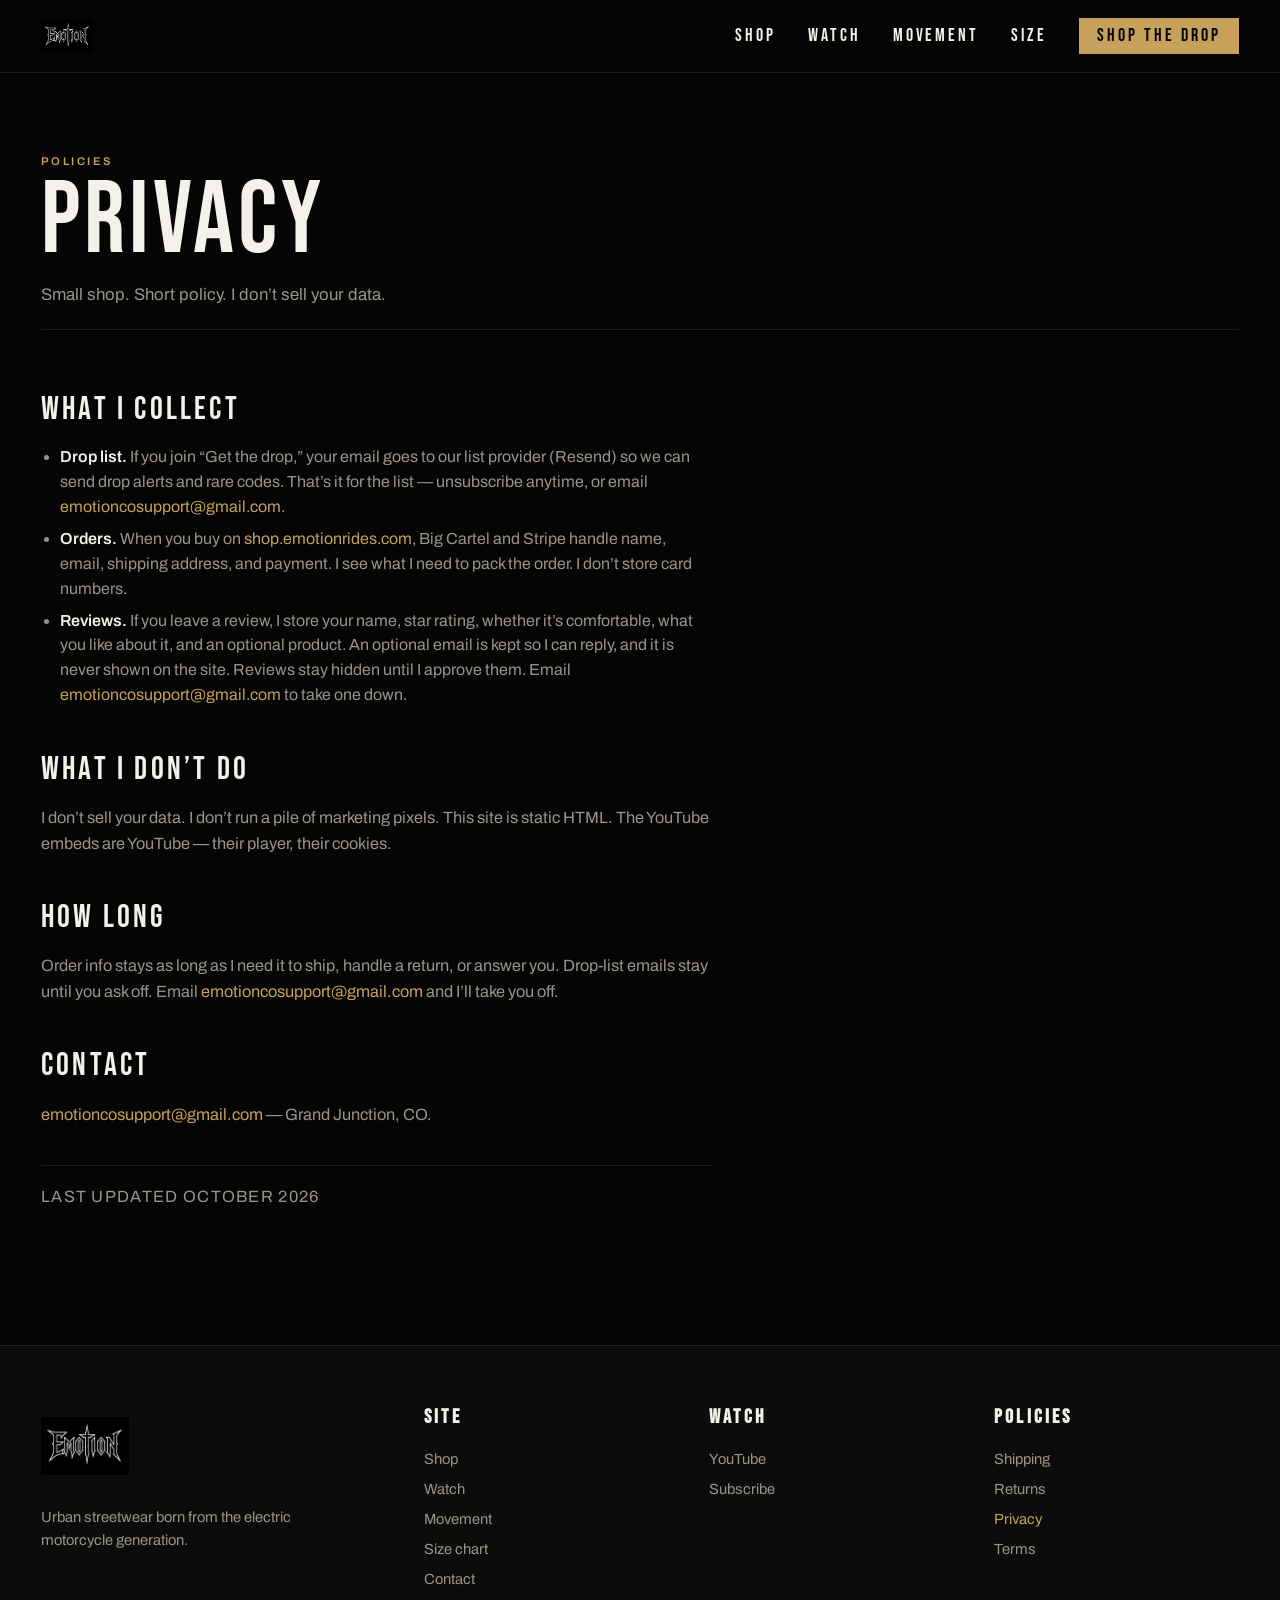
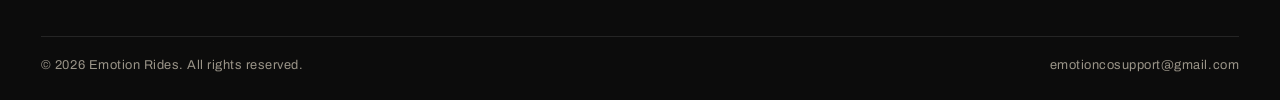
<file: privacy.html>
<!DOCTYPE html>
<html lang="en">
<head>
  <meta charset="UTF-8">
  <meta name="viewport" content="width=device-width, initial-scale=1.0, viewport-fit=cover">
  <title>Privacy — Emotion Rides</title>
  <meta name="description" content="Emotion Rides collects email if you join the drop list, and order info through Big Cartel and Stripe. We don’t sell your data.">
  <meta name="theme-color" content="#0a0a0a">
  <meta property="og:title" content="Privacy — Emotion Rides">
  <meta property="og:description" content="Emotion Rides collects email if you join the drop list, and order info through Big Cartel and Stripe. We don’t sell your data.">
  <meta property="og:type" content="website">
  <meta property="og:image" content="logo-emotion.png">
  <link rel="icon" href="logo-emotion.png" type="image/png">
  <link rel="apple-touch-icon" href="logo-emotion.png">
  <link rel="preconnect" href="https://fonts.googleapis.com">
  <link rel="preconnect" href="https://fonts.gstatic.com" crossorigin>
  <link href="https://fonts.googleapis.com/css2?family=Archivo:wght@400;500;600;700&family=Bebas+Neue&display=swap" rel="stylesheet">
  <link rel="stylesheet" href="styles.css">
</head>
<body>
  <a class="skip" href="#main">Skip to content</a>

  <header class="site-header">
    <nav class="nav" aria-label="Primary">
      <a class="nav-logo" href="index.html">
        <img src="logo-emotion.png" width="72" height="72" alt="Emotion Rides">
      </a>

      <button class="nav-toggle" type="button" aria-expanded="false" aria-controls="nav-menu" aria-label="Open menu">
        <span></span><span></span><span></span>
      </button>

      <ul id="nav-menu" class="nav-links">
        <li><a href="https://shop.emotionrides.com/" rel="noopener noreferrer">Shop</a></li>
        <li><a href="index.html#watch">Watch</a></li>
        <li><a href="index.html#movement">Movement</a></li>
        <li><a href="size-chart.html">Size</a></li>
        <li><a class="nav-cta" href="https://shop.emotionrides.com/" rel="noopener noreferrer">Shop the drop</a></li>
      </ul>
    </nav>
  </header>

  <main id="main">
    <header class="page-hero">
      <div class="wrap">
        <p class="section-index">Policies</p>
        <h1>Privacy</h1>
        <p class="page-lead">Small shop. Short policy. I don’t sell your data.</p>
      </div>
    </header>

    <section class="section page-body">
      <div class="wrap">
        <div class="legal">
          <h2>What I collect</h2>
          <ul>
            <li><strong>Drop list.</strong> If you join “Get the drop,” your email goes to our list provider (Resend) so we can send drop alerts and rare codes. That’s it for the list — unsubscribe anytime, or email <a href="mailto:emotioncosupport@gmail.com">emotioncosupport@gmail.com</a>.</li>
            <li><strong>Orders.</strong> When you buy on <a href="https://shop.emotionrides.com/" rel="noopener noreferrer">shop.emotionrides.com</a>, Big Cartel and Stripe handle name, email, shipping address, and payment. I see what I need to pack the order. I don’t store card numbers.</li>
            <li><strong>Reviews.</strong> If you leave a review, I store your name, star rating, whether it’s comfortable, what you like about it, and an optional product. An optional email is kept so I can reply, and it is never shown on the site. Reviews stay hidden until I approve them. Email <a href="mailto:emotioncosupport@gmail.com">emotioncosupport@gmail.com</a> to take one down.</li>
          </ul>

          <h2>What I don’t do</h2>
          <p>I don’t sell your data. I don’t run a pile of marketing pixels. This site is static HTML. The YouTube embeds are YouTube — their player, their cookies.</p>

          <h2>How long</h2>
          <p>Order info stays as long as I need it to ship, handle a return, or answer you. Drop-list emails stay until you ask off. Email <a href="mailto:emotioncosupport@gmail.com">emotioncosupport@gmail.com</a> and I’ll take you off.</p>

          <h2>Contact</h2>
          <p><a href="mailto:emotioncosupport@gmail.com">emotioncosupport@gmail.com</a> — Grand Junction, CO.</p>
          <p class="legal-updated">Last updated October 2026</p>
        </div>
      </div>
    </section>
  </main>

  <footer class="site-footer">
    <div class="footer-grid">
      <div class="footer-brand">
        <img src="logo-emotion.png" width="88" height="88" alt="Emotion Rides">
        <p>Urban streetwear born from the electric motorcycle generation.</p>
      </div>
      <div>
        <h2>Site</h2>
        <a href="https://shop.emotionrides.com/" rel="noopener noreferrer">Shop</a>
        <a href="index.html#watch">Watch</a>
        <a href="index.html#movement">Movement</a>
        <a href="size-chart.html">Size chart</a>
        <a href="mailto:emotioncosupport@gmail.com">Contact</a>
      </div>
      <div>
        <h2>Watch</h2>
        <a href="https://www.youtube.com/@SBackEMoto" rel="noopener noreferrer" target="_blank">YouTube</a>
        <a href="https://www.youtube.com/@SBackEMoto?sub_confirmation=1" rel="noopener noreferrer" target="_blank">Subscribe</a>
      </div>
      <div>
        <h2>Policies</h2>
        <a href="shipping.html">Shipping</a>
        <a href="returns.html">Returns</a>
        <a href="privacy.html" aria-current="page">Privacy</a>
        <a href="terms.html">Terms</a>
      </div>
    </div>
    <div class="footer-base">
      <p>© 2026 Emotion Rides. All rights reserved.</p>
      <p>emotioncosupport@gmail.com</p>
    </div>
  </footer>

  <script>
    (function () {
      var toggle = document.querySelector(".nav-toggle");
      var menu = document.getElementById("nav-menu");
      if (!toggle || !menu) return;

      function setOpen(open) {
        toggle.setAttribute("aria-expanded", open ? "true" : "false");
        toggle.setAttribute("aria-label", open ? "Close menu" : "Open menu");
        menu.classList.toggle("is-open", open);
        document.body.classList.toggle("nav-open", open);
      }

      toggle.addEventListener("click", function () {
        setOpen(toggle.getAttribute("aria-expanded") !== "true");
      });

      menu.querySelectorAll("a").forEach(function (link) {
        link.addEventListener("click", function () { setOpen(false); });
      });

      document.addEventListener("keydown", function (e) {
        if (e.key === "Escape") setOpen(false);
      });
    })();
  </script>
</body>
</html>
</file>
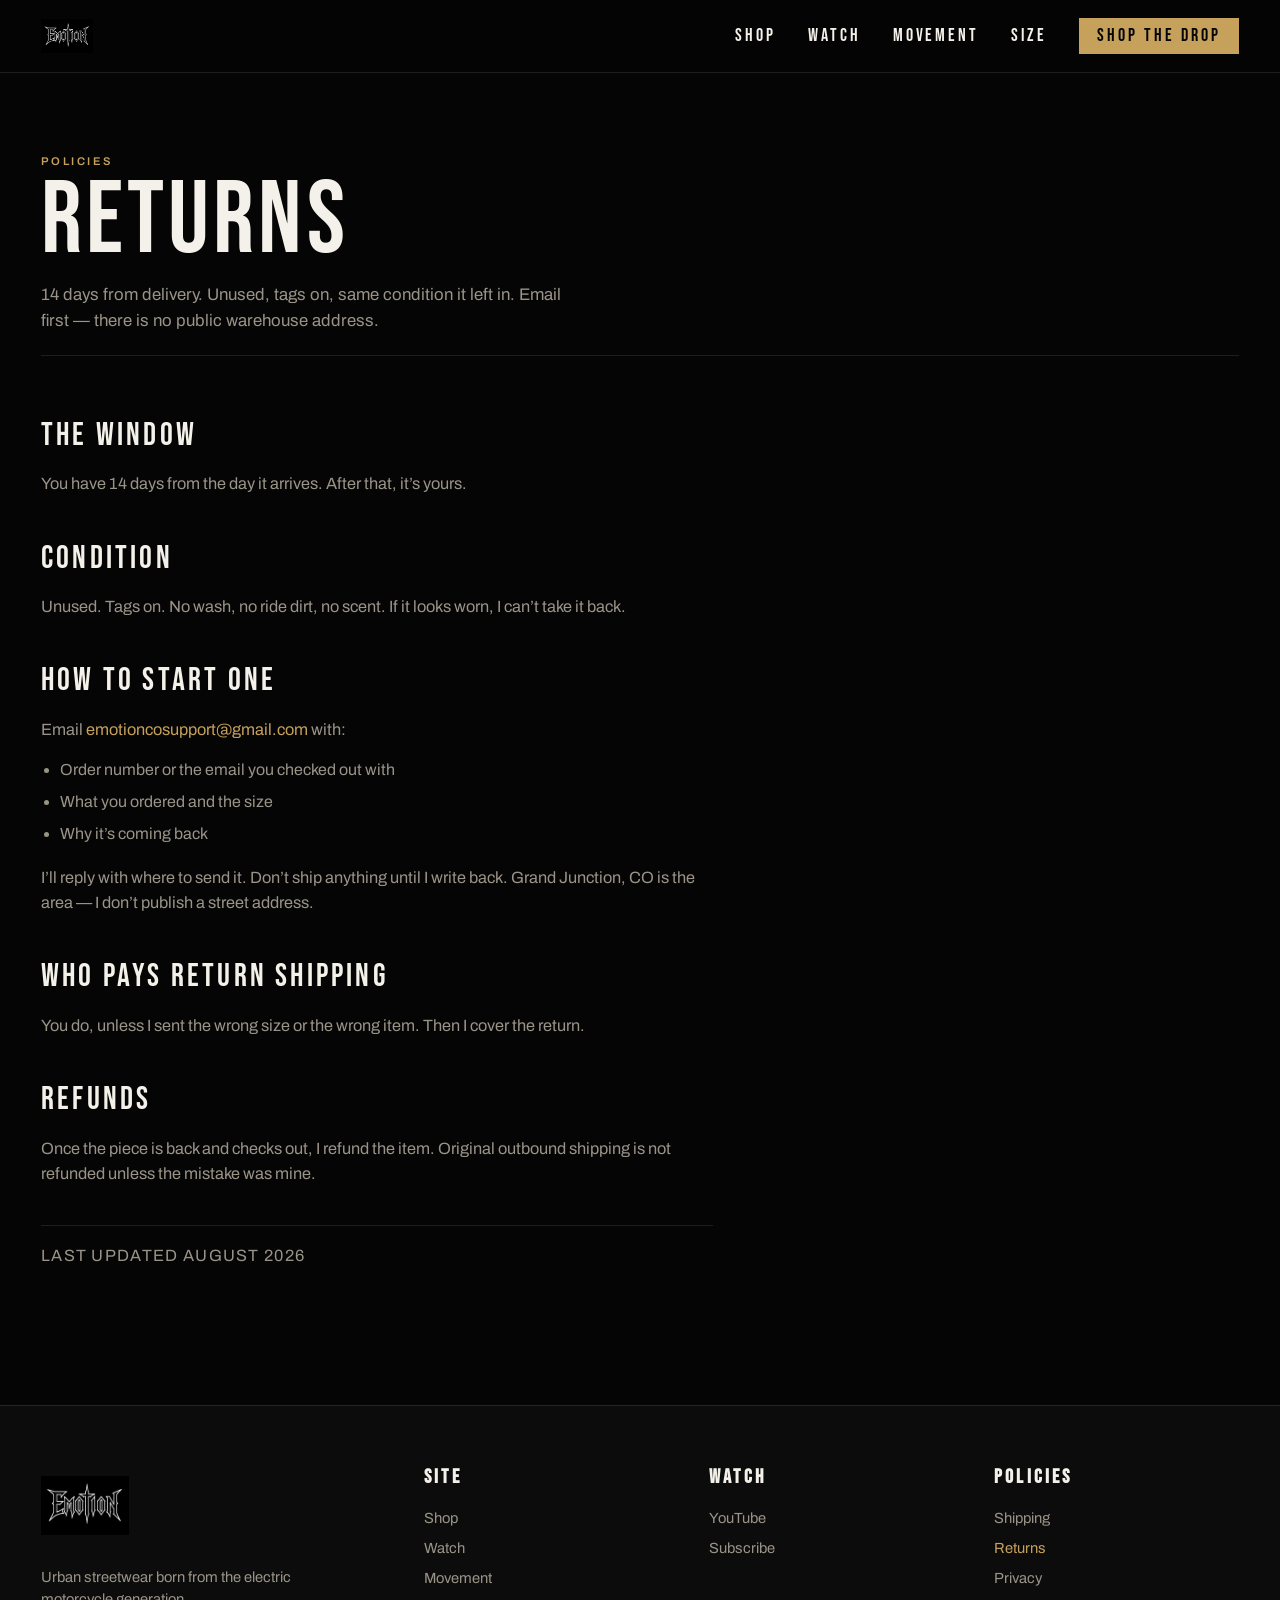
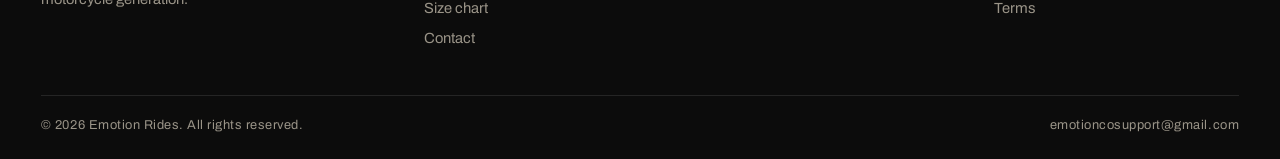
<file: returns.html>
<!DOCTYPE html>
<html lang="en">
<head>
  <meta charset="UTF-8">
  <meta name="viewport" content="width=device-width, initial-scale=1.0, viewport-fit=cover">
  <title>Returns — Emotion Rides</title>
  <meta name="description" content="14-day returns on unused Emotion Rides pieces with tags on. Email emotioncosupport@gmail.com. Buyer pays return shipping unless we shipped the wrong item.">
  <meta name="theme-color" content="#0a0a0a">
  <meta property="og:title" content="Returns — Emotion Rides">
  <meta property="og:description" content="14-day returns on unused Emotion Rides pieces with tags on. Email emotioncosupport@gmail.com. Buyer pays return shipping unless we shipped the wrong item.">
  <meta property="og:type" content="website">
  <meta property="og:image" content="logo-emotion.png">
  <link rel="icon" href="logo-emotion.png" type="image/png">
  <link rel="apple-touch-icon" href="logo-emotion.png">
  <link rel="preconnect" href="https://fonts.googleapis.com">
  <link rel="preconnect" href="https://fonts.gstatic.com" crossorigin>
  <link href="https://fonts.googleapis.com/css2?family=Archivo:wght@400;500;600;700&family=Bebas+Neue&display=swap" rel="stylesheet">
  <link rel="stylesheet" href="styles.css">
</head>
<body>
  <a class="skip" href="#main">Skip to content</a>

  <header class="site-header">
    <nav class="nav" aria-label="Primary">
      <a class="nav-logo" href="index.html">
        <img src="logo-emotion.png" width="72" height="72" alt="Emotion Rides">
      </a>

      <button class="nav-toggle" type="button" aria-expanded="false" aria-controls="nav-menu" aria-label="Open menu">
        <span></span><span></span><span></span>
      </button>

      <ul id="nav-menu" class="nav-links">
        <li><a href="https://shop.emotionrides.com/" rel="noopener noreferrer">Shop</a></li>
        <li><a href="index.html#watch">Watch</a></li>
        <li><a href="index.html#movement">Movement</a></li>
        <li><a href="size-chart.html">Size</a></li>
        <li><a class="nav-cta" href="https://shop.emotionrides.com/" rel="noopener noreferrer">Shop the drop</a></li>
      </ul>
    </nav>
  </header>

  <main id="main">
    <header class="page-hero">
      <div class="wrap">
        <p class="section-index">Policies</p>
        <h1>Returns</h1>
        <p class="page-lead">14 days from delivery. Unused, tags on, same condition it left in. Email first — there is no public warehouse address.</p>
      </div>
    </header>

    <section class="section page-body">
      <div class="wrap">
        <div class="legal">
          <h2>The window</h2>
          <p>You have 14 days from the day it arrives. After that, it’s yours.</p>

          <h2>Condition</h2>
          <p>Unused. Tags on. No wash, no ride dirt, no scent. If it looks worn, I can’t take it back.</p>

          <h2>How to start one</h2>
          <p>Email <a href="mailto:emotioncosupport@gmail.com">emotioncosupport@gmail.com</a> with:</p>
          <ul>
            <li>Order number or the email you checked out with</li>
            <li>What you ordered and the size</li>
            <li>Why it’s coming back</li>
          </ul>
          <p>I’ll reply with where to send it. Don’t ship anything until I write back. Grand Junction, CO is the area — I don’t publish a street address.</p>

          <h2>Who pays return shipping</h2>
          <p>You do, unless I sent the wrong size or the wrong item. Then I cover the return.</p>

          <h2>Refunds</h2>
          <p>Once the piece is back and checks out, I refund the item. Original outbound shipping is not refunded unless the mistake was mine.</p>
          <p class="legal-updated">Last updated August 2026</p>
        </div>
      </div>
    </section>
  </main>

  <footer class="site-footer">
    <div class="footer-grid">
      <div class="footer-brand">
        <img src="logo-emotion.png" width="88" height="88" alt="Emotion Rides">
        <p>Urban streetwear born from the electric motorcycle generation.</p>
      </div>
      <div>
        <h2>Site</h2>
        <a href="https://shop.emotionrides.com/" rel="noopener noreferrer">Shop</a>
        <a href="index.html#watch">Watch</a>
        <a href="index.html#movement">Movement</a>
        <a href="size-chart.html">Size chart</a>
        <a href="mailto:emotioncosupport@gmail.com">Contact</a>
      </div>
      <div>
        <h2>Watch</h2>
        <a href="https://www.youtube.com/@SBackEMoto" rel="noopener noreferrer" target="_blank">YouTube</a>
        <a href="https://www.youtube.com/@SBackEMoto?sub_confirmation=1" rel="noopener noreferrer" target="_blank">Subscribe</a>
      </div>
      <div>
        <h2>Policies</h2>
        <a href="shipping.html">Shipping</a>
        <a href="returns.html" aria-current="page">Returns</a>
        <a href="privacy.html">Privacy</a>
        <a href="terms.html">Terms</a>
      </div>
    </div>
    <div class="footer-base">
      <p>© 2026 Emotion Rides. All rights reserved.</p>
      <p>emotioncosupport@gmail.com</p>
    </div>
  </footer>

  <script>
    (function () {
      var toggle = document.querySelector(".nav-toggle");
      var menu = document.getElementById("nav-menu");
      if (!toggle || !menu) return;

      function setOpen(open) {
        toggle.setAttribute("aria-expanded", open ? "true" : "false");
        toggle.setAttribute("aria-label", open ? "Close menu" : "Open menu");
        menu.classList.toggle("is-open", open);
        document.body.classList.toggle("nav-open", open);
      }

      toggle.addEventListener("click", function () {
        setOpen(toggle.getAttribute("aria-expanded") !== "true");
      });

      menu.querySelectorAll("a").forEach(function (link) {
        link.addEventListener("click", function () { setOpen(false); });
      });

      document.addEventListener("keydown", function (e) {
        if (e.key === "Escape") setOpen(false);
      });
    })();
  </script>
</body>
</html>
</file>
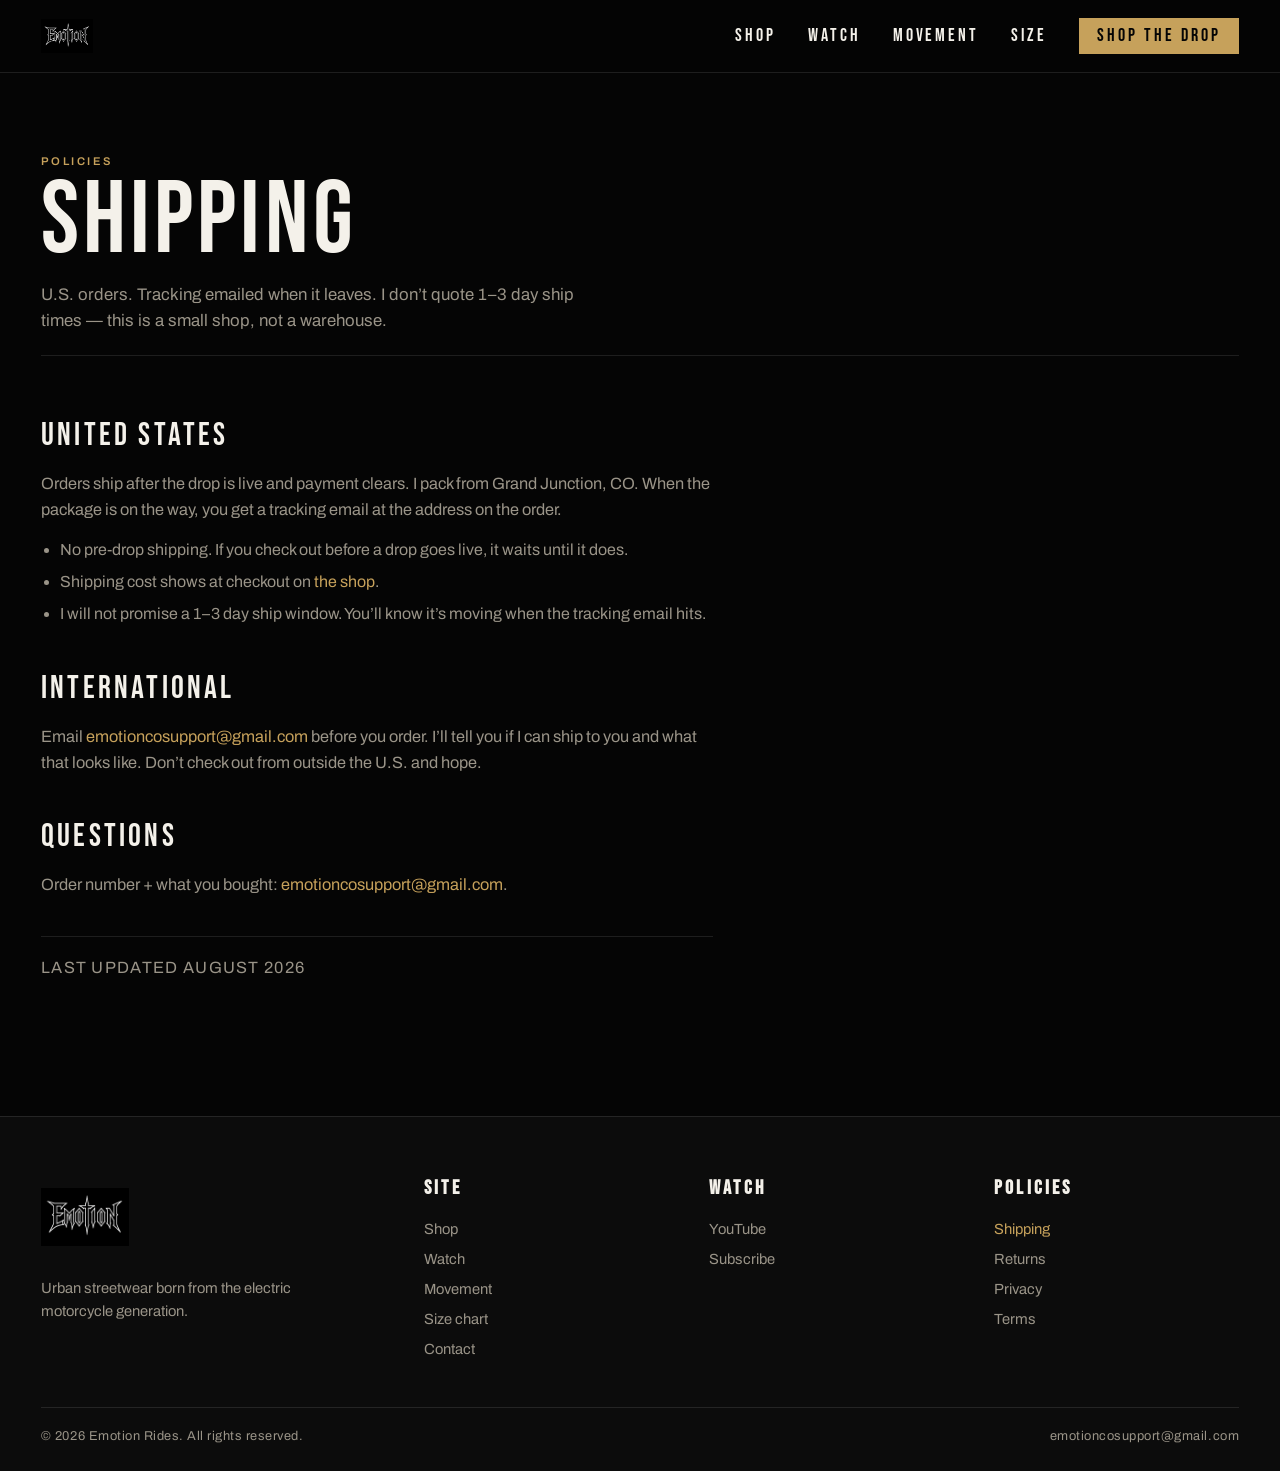
<file: shipping.html>
<!DOCTYPE html>
<html lang="en">
<head>
  <meta charset="UTF-8">
  <meta name="viewport" content="width=device-width, initial-scale=1.0, viewport-fit=cover">
  <title>Shipping — Emotion Rides</title>
  <meta name="description" content="How Emotion Rides ships U.S. orders. Tracking emailed when the package is on the way. International: email first.">
  <meta name="theme-color" content="#0a0a0a">
  <meta property="og:title" content="Shipping — Emotion Rides">
  <meta property="og:description" content="How Emotion Rides ships U.S. orders. Tracking emailed when the package is on the way. International: email first.">
  <meta property="og:type" content="website">
  <meta property="og:image" content="logo-emotion.png">
  <link rel="icon" href="logo-emotion.png" type="image/png">
  <link rel="apple-touch-icon" href="logo-emotion.png">
  <link rel="preconnect" href="https://fonts.googleapis.com">
  <link rel="preconnect" href="https://fonts.gstatic.com" crossorigin>
  <link href="https://fonts.googleapis.com/css2?family=Archivo:wght@400;500;600;700&family=Bebas+Neue&display=swap" rel="stylesheet">
  <link rel="stylesheet" href="styles.css">
</head>
<body>
  <a class="skip" href="#main">Skip to content</a>

  <header class="site-header">
    <nav class="nav" aria-label="Primary">
      <a class="nav-logo" href="index.html">
        <img src="logo-emotion.png" width="72" height="72" alt="Emotion Rides">
      </a>

      <button class="nav-toggle" type="button" aria-expanded="false" aria-controls="nav-menu" aria-label="Open menu">
        <span></span><span></span><span></span>
      </button>

      <ul id="nav-menu" class="nav-links">
        <li><a href="https://shop.emotionrides.com/" rel="noopener noreferrer">Shop</a></li>
        <li><a href="index.html#watch">Watch</a></li>
        <li><a href="index.html#movement">Movement</a></li>
        <li><a href="size-chart.html">Size</a></li>
        <li><a class="nav-cta" href="https://shop.emotionrides.com/" rel="noopener noreferrer">Shop the drop</a></li>
      </ul>
    </nav>
  </header>

  <main id="main">
    <header class="page-hero">
      <div class="wrap">
        <p class="section-index">Policies</p>
        <h1>Shipping</h1>
        <p class="page-lead">U.S. orders. Tracking emailed when it leaves. I don’t quote 1–3 day ship times — this is a small shop, not a warehouse.</p>
      </div>
    </header>

    <section class="section page-body">
      <div class="wrap">
        <div class="legal">
          <h2>United States</h2>
          <p>Orders ship after the drop is live and payment clears. I pack from Grand Junction, CO. When the package is on the way, you get a tracking email at the address on the order.</p>
          <ul>
            <li>No pre-drop shipping. If you check out before a drop goes live, it waits until it does.</li>
            <li>Shipping cost shows at checkout on <a href="https://shop.emotionrides.com/" rel="noopener noreferrer">the shop</a>.</li>
            <li>I will not promise a 1–3 day ship window. You’ll know it’s moving when the tracking email hits.</li>
          </ul>

          <h2>International</h2>
          <p>Email <a href="mailto:emotioncosupport@gmail.com">emotioncosupport@gmail.com</a> before you order. I’ll tell you if I can ship to you and what that looks like. Don’t check out from outside the U.S. and hope.</p>

          <h2>Questions</h2>
          <p>Order number + what you bought: <a href="mailto:emotioncosupport@gmail.com">emotioncosupport@gmail.com</a>.</p>
          <p class="legal-updated">Last updated August 2026</p>
        </div>
      </div>
    </section>
  </main>

  <footer class="site-footer">
    <div class="footer-grid">
      <div class="footer-brand">
        <img src="logo-emotion.png" width="88" height="88" alt="Emotion Rides">
        <p>Urban streetwear born from the electric motorcycle generation.</p>
      </div>
      <div>
        <h2>Site</h2>
        <a href="https://shop.emotionrides.com/" rel="noopener noreferrer">Shop</a>
        <a href="index.html#watch">Watch</a>
        <a href="index.html#movement">Movement</a>
        <a href="size-chart.html">Size chart</a>
        <a href="mailto:emotioncosupport@gmail.com">Contact</a>
      </div>
      <div>
        <h2>Watch</h2>
        <a href="https://www.youtube.com/@SBackEMoto" rel="noopener noreferrer" target="_blank">YouTube</a>
        <a href="https://www.youtube.com/@SBackEMoto?sub_confirmation=1" rel="noopener noreferrer" target="_blank">Subscribe</a>
      </div>
      <div>
        <h2>Policies</h2>
        <a href="shipping.html" aria-current="page">Shipping</a>
        <a href="returns.html">Returns</a>
        <a href="privacy.html">Privacy</a>
        <a href="terms.html">Terms</a>
      </div>
    </div>
    <div class="footer-base">
      <p>© 2026 Emotion Rides. All rights reserved.</p>
      <p>emotioncosupport@gmail.com</p>
    </div>
  </footer>

  <script>
    (function () {
      var toggle = document.querySelector(".nav-toggle");
      var menu = document.getElementById("nav-menu");
      if (!toggle || !menu) return;

      function setOpen(open) {
        toggle.setAttribute("aria-expanded", open ? "true" : "false");
        toggle.setAttribute("aria-label", open ? "Close menu" : "Open menu");
        menu.classList.toggle("is-open", open);
        document.body.classList.toggle("nav-open", open);
      }

      toggle.addEventListener("click", function () {
        setOpen(toggle.getAttribute("aria-expanded") !== "true");
      });

      menu.querySelectorAll("a").forEach(function (link) {
        link.addEventListener("click", function () { setOpen(false); });
      });

      document.addEventListener("keydown", function (e) {
        if (e.key === "Escape") setOpen(false);
      });
    })();
  </script>
</body>
</html>
</file>
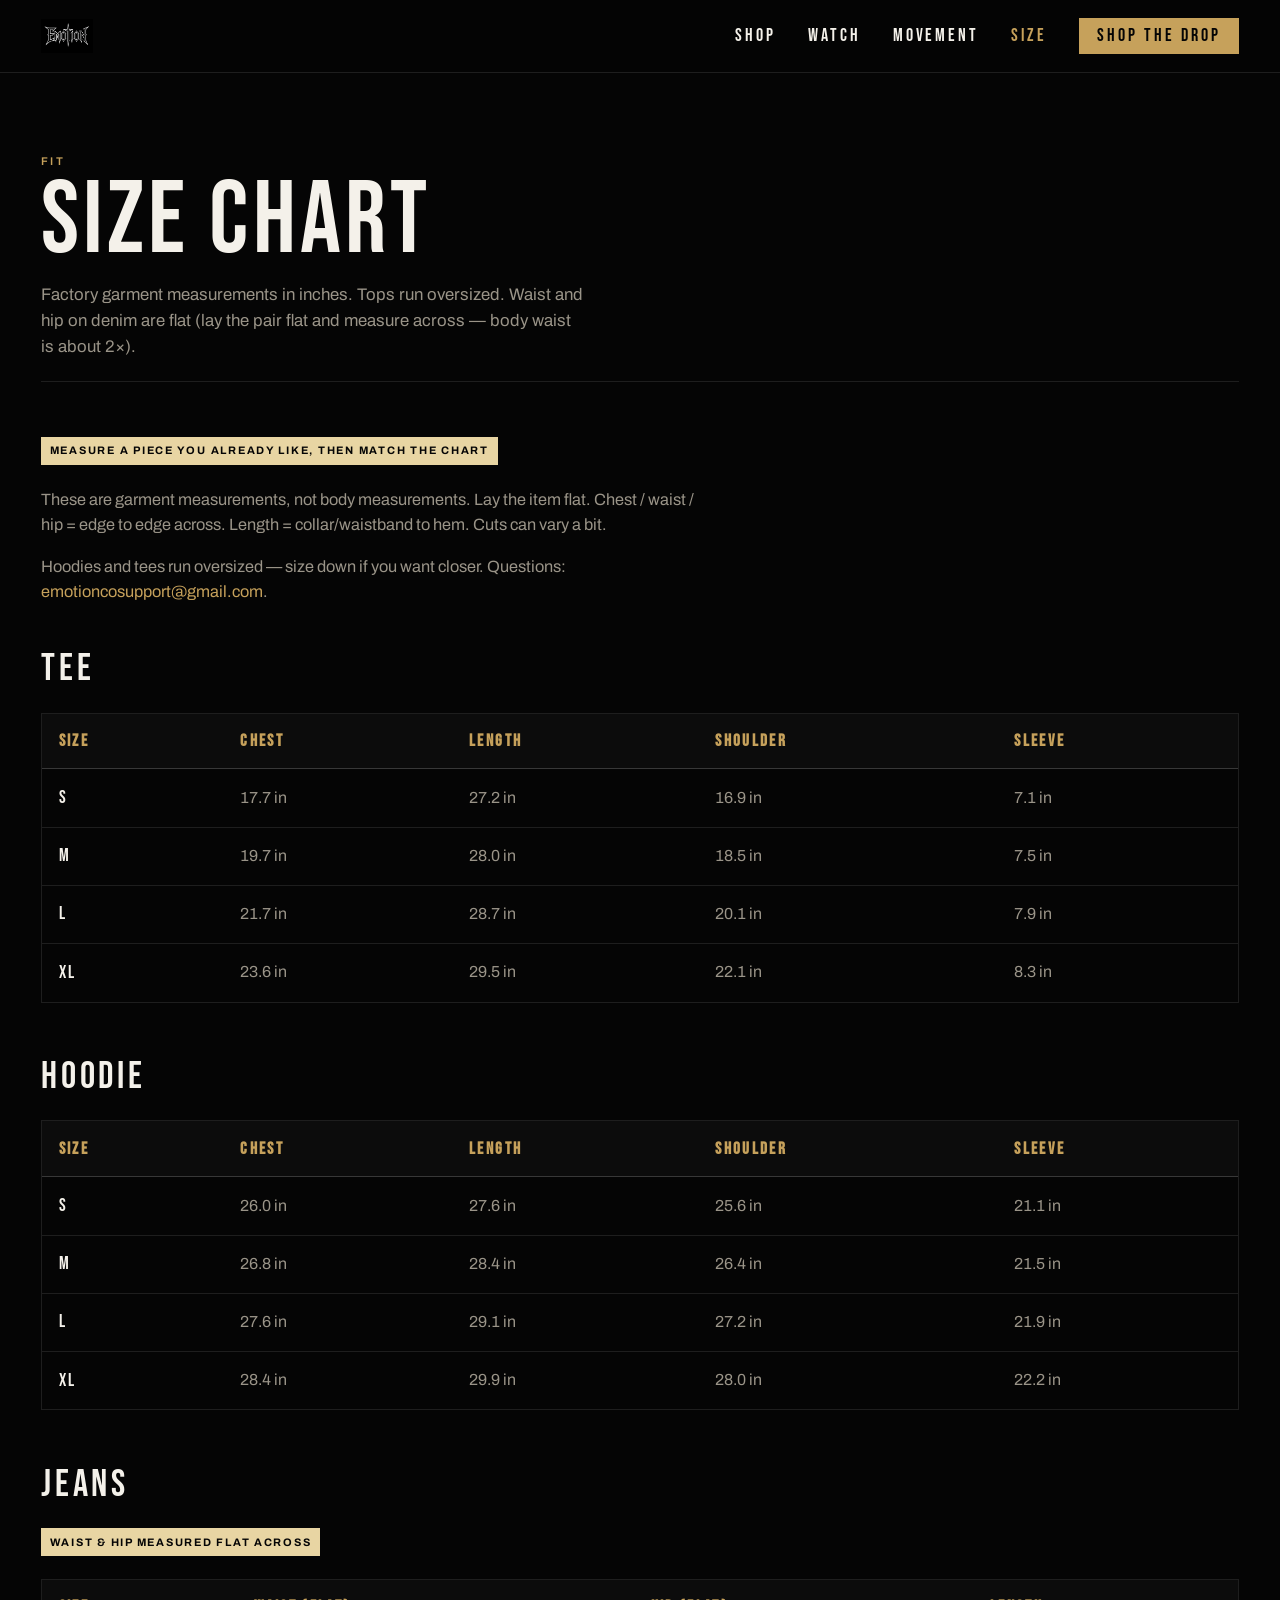
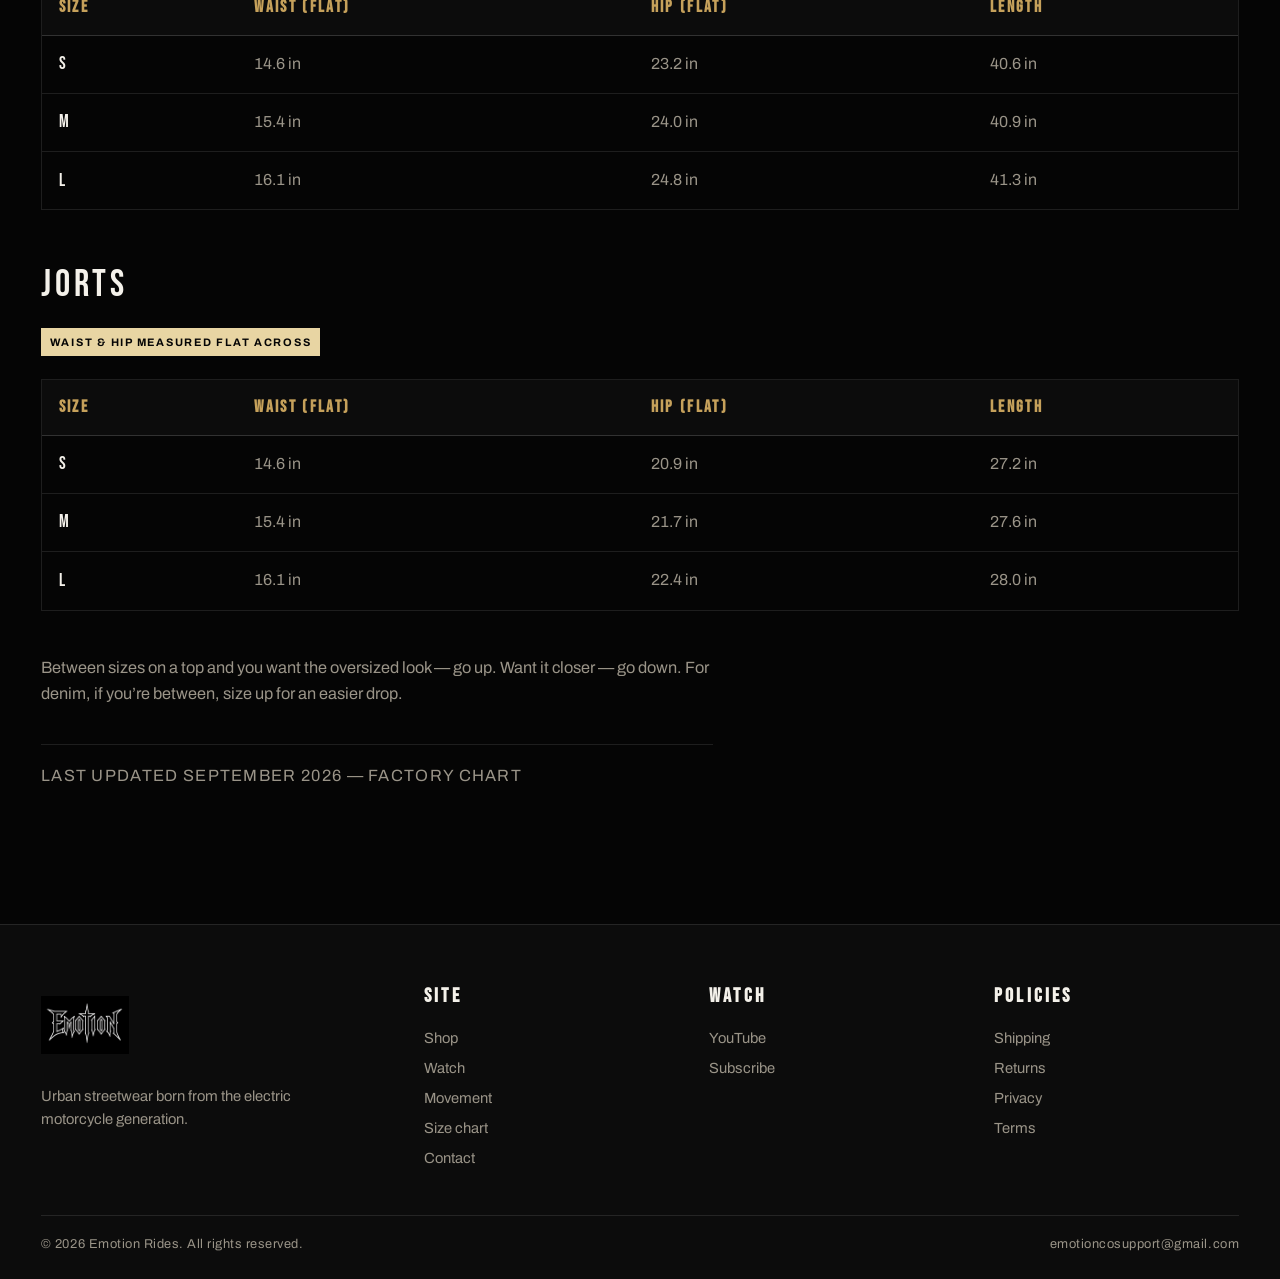
<file: size-chart.html>
<!DOCTYPE html>
<html lang="en">
<head>
  <meta charset="UTF-8">
  <meta name="viewport" content="width=device-width, initial-scale=1.0, viewport-fit=cover">
  <title>Size chart — Emotion Rides</title>
  <meta name="description" content="Emotion Rides size chart — tee, hoodie, jeans, and jorts. Factory garment measurements in inches, S–XL.">
  <meta name="theme-color" content="#0a0a0a">
  <meta property="og:title" content="Size chart — Emotion Rides">
  <meta property="og:description" content="Emotion Rides size chart — tee, hoodie, jeans, and jorts. Factory garment measurements in inches, S–XL.">
  <meta property="og:type" content="website">
  <meta property="og:image" content="logo-emotion.png">
  <link rel="icon" href="logo-emotion.png" type="image/png">
  <link rel="apple-touch-icon" href="logo-emotion.png">
  <link rel="preconnect" href="https://fonts.googleapis.com">
  <link rel="preconnect" href="https://fonts.gstatic.com" crossorigin>
  <link href="https://fonts.googleapis.com/css2?family=Archivo:wght@400;500;600;700&family=Bebas+Neue&display=swap" rel="stylesheet">
  <link rel="stylesheet" href="styles.css">
</head>
<body>
  <a class="skip" href="#main">Skip to content</a>

  <header class="site-header">
    <nav class="nav" aria-label="Primary">
      <a class="nav-logo" href="index.html">
        <img src="logo-emotion.png" width="72" height="72" alt="Emotion Rides">
      </a>

      <button class="nav-toggle" type="button" aria-expanded="false" aria-controls="nav-menu" aria-label="Open menu">
        <span></span><span></span><span></span>
      </button>

      <ul id="nav-menu" class="nav-links">
        <li><a href="https://shop.emotionrides.com/" rel="noopener noreferrer">Shop</a></li>
        <li><a href="index.html#watch">Watch</a></li>
        <li><a href="index.html#movement">Movement</a></li>
        <li><a href="size-chart.html" aria-current="page">Size</a></li>
        <li><a class="nav-cta" href="https://shop.emotionrides.com/" rel="noopener noreferrer">Shop the drop</a></li>
      </ul>
    </nav>
  </header>

    <main id="main">
    <header class="page-hero">
      <div class="wrap">
        <p class="section-index">Fit</p>
        <h1>Size chart</h1>
        <p class="page-lead">Factory garment measurements in inches. Tops run oversized. Waist and hip on denim are flat (lay the pair flat and measure across — body waist is about 2×).</p>
      </div>
    </header>

    <section class="section page-body">
      <div class="wrap">
        <p class="size-note">Measure a piece you already like, then match the chart</p>

        <div class="legal chart-intro">
          <p>These are garment measurements, not body measurements. Lay the item flat. Chest / waist / hip = edge to edge across. Length = collar/waistband to hem. Cuts can vary a bit.</p>
          <p>Hoodies and tees run oversized — size down if you want closer. Questions: <a href="mailto:emotioncosupport@gmail.com">emotioncosupport@gmail.com</a>.</p>
        </div>

        <div class="chart-block">
          <h2>Tee</h2>
          <div class="table-wrap">
            <table class="size-table">
              <caption class="sr-only">Tee garment measurements in inches</caption>
              <thead>
                <tr>
                  <th scope="col">Size</th>
                  <th scope="col">Chest</th>
                  <th scope="col">Length</th>
                  <th scope="col">Shoulder</th>
                  <th scope="col">Sleeve</th>
                </tr>
              </thead>
              <tbody>
                <tr><td class="size-name">S</td><td>17.7 in</td><td>27.2 in</td><td>16.9 in</td><td>7.1 in</td></tr>
                <tr><td class="size-name">M</td><td>19.7 in</td><td>28.0 in</td><td>18.5 in</td><td>7.5 in</td></tr>
                <tr><td class="size-name">L</td><td>21.7 in</td><td>28.7 in</td><td>20.1 in</td><td>7.9 in</td></tr>
                <tr><td class="size-name">XL</td><td>23.6 in</td><td>29.5 in</td><td>22.1 in</td><td>8.3 in</td></tr>
              </tbody>
            </table>
          </div>
        </div>

        <div class="chart-block">
          <h2>Hoodie</h2>
          <div class="table-wrap">
            <table class="size-table">
              <caption class="sr-only">Hoodie garment measurements in inches</caption>
              <thead>
                <tr>
                  <th scope="col">Size</th>
                  <th scope="col">Chest</th>
                  <th scope="col">Length</th>
                  <th scope="col">Shoulder</th>
                  <th scope="col">Sleeve</th>
                </tr>
              </thead>
              <tbody>
                <tr><td class="size-name">S</td><td>26.0 in</td><td>27.6 in</td><td>25.6 in</td><td>21.1 in</td></tr>
                <tr><td class="size-name">M</td><td>26.8 in</td><td>28.4 in</td><td>26.4 in</td><td>21.5 in</td></tr>
                <tr><td class="size-name">L</td><td>27.6 in</td><td>29.1 in</td><td>27.2 in</td><td>21.9 in</td></tr>
                <tr><td class="size-name">XL</td><td>28.4 in</td><td>29.9 in</td><td>28.0 in</td><td>22.2 in</td></tr>
              </tbody>
            </table>
          </div>
        </div>

        <div class="chart-block">
          <h2>Jeans</h2>
          <p class="size-note">Waist &amp; hip measured flat across</p>
          <div class="table-wrap">
            <table class="size-table">
              <caption class="sr-only">Jeans garment measurements in inches</caption>
              <thead>
                <tr>
                  <th scope="col">Size</th>
                  <th scope="col">Waist (flat)</th>
                  <th scope="col">Hip (flat)</th>
                  <th scope="col">Length</th>
                </tr>
              </thead>
              <tbody>
                <tr><td class="size-name">S</td><td>14.6 in</td><td>23.2 in</td><td>40.6 in</td></tr>
                <tr><td class="size-name">M</td><td>15.4 in</td><td>24.0 in</td><td>40.9 in</td></tr>
                <tr><td class="size-name">L</td><td>16.1 in</td><td>24.8 in</td><td>41.3 in</td></tr>
              </tbody>
            </table>
          </div>
        </div>

        <div class="chart-block">
          <h2>Jorts</h2>
          <p class="size-note">Waist &amp; hip measured flat across</p>
          <div class="table-wrap">
            <table class="size-table">
              <caption class="sr-only">Jorts garment measurements in inches</caption>
              <thead>
                <tr>
                  <th scope="col">Size</th>
                  <th scope="col">Waist (flat)</th>
                  <th scope="col">Hip (flat)</th>
                  <th scope="col">Length</th>
                </tr>
              </thead>
              <tbody>
                <tr><td class="size-name">S</td><td>14.6 in</td><td>20.9 in</td><td>27.2 in</td></tr>
                <tr><td class="size-name">M</td><td>15.4 in</td><td>21.7 in</td><td>27.6 in</td></tr>
                <tr><td class="size-name">L</td><td>16.1 in</td><td>22.4 in</td><td>28.0 in</td></tr>
              </tbody>
            </table>
          </div>
        </div>

        <div class="legal">
          <p>Between sizes on a top and you want the oversized look — go up. Want it closer — go down. For denim, if you’re between, size up for an easier drop.</p>
          <p class="legal-updated">Last updated September 2026 — factory chart</p>
        </div>
      </div>
    </section>
  </main>

  <footer class="site-footer">
    <div class="footer-grid">
      <div class="footer-brand">
        <img src="logo-emotion.png" width="88" height="88" alt="Emotion Rides">
        <p>Urban streetwear born from the electric motorcycle generation.</p>
      </div>
      <div>
        <h2>Site</h2>
        <a href="https://shop.emotionrides.com/" rel="noopener noreferrer">Shop</a>
        <a href="index.html#watch">Watch</a>
        <a href="index.html#movement">Movement</a>
        <a href="size-chart.html">Size chart</a>
        <a href="mailto:emotioncosupport@gmail.com">Contact</a>
      </div>
      <div>
        <h2>Watch</h2>
        <a href="https://www.youtube.com/@SBackEMoto" rel="noopener noreferrer" target="_blank">YouTube</a>
        <a href="https://www.youtube.com/@SBackEMoto?sub_confirmation=1" rel="noopener noreferrer" target="_blank">Subscribe</a>
      </div>
      <div>
        <h2>Policies</h2>
        <a href="shipping.html">Shipping</a>
        <a href="returns.html">Returns</a>
        <a href="privacy.html">Privacy</a>
        <a href="terms.html">Terms</a>
      </div>
    </div>
    <div class="footer-base">
      <p>© 2026 Emotion Rides. All rights reserved.</p>
      <p>emotioncosupport@gmail.com</p>
    </div>
  </footer>

  <script>
    (function () {
      var toggle = document.querySelector(".nav-toggle");
      var menu = document.getElementById("nav-menu");
      if (!toggle || !menu) return;

      function setOpen(open) {
        toggle.setAttribute("aria-expanded", open ? "true" : "false");
        toggle.setAttribute("aria-label", open ? "Close menu" : "Open menu");
        menu.classList.toggle("is-open", open);
        document.body.classList.toggle("nav-open", open);
      }

      toggle.addEventListener("click", function () {
        setOpen(toggle.getAttribute("aria-expanded") !== "true");
      });

      menu.querySelectorAll("a").forEach(function (link) {
        link.addEventListener("click", function () { setOpen(false); });
      });

      document.addEventListener("keydown", function (e) {
        if (e.key === "Escape") setOpen(false);
      });
    })();
  </script>
</body>
</html>
</file>
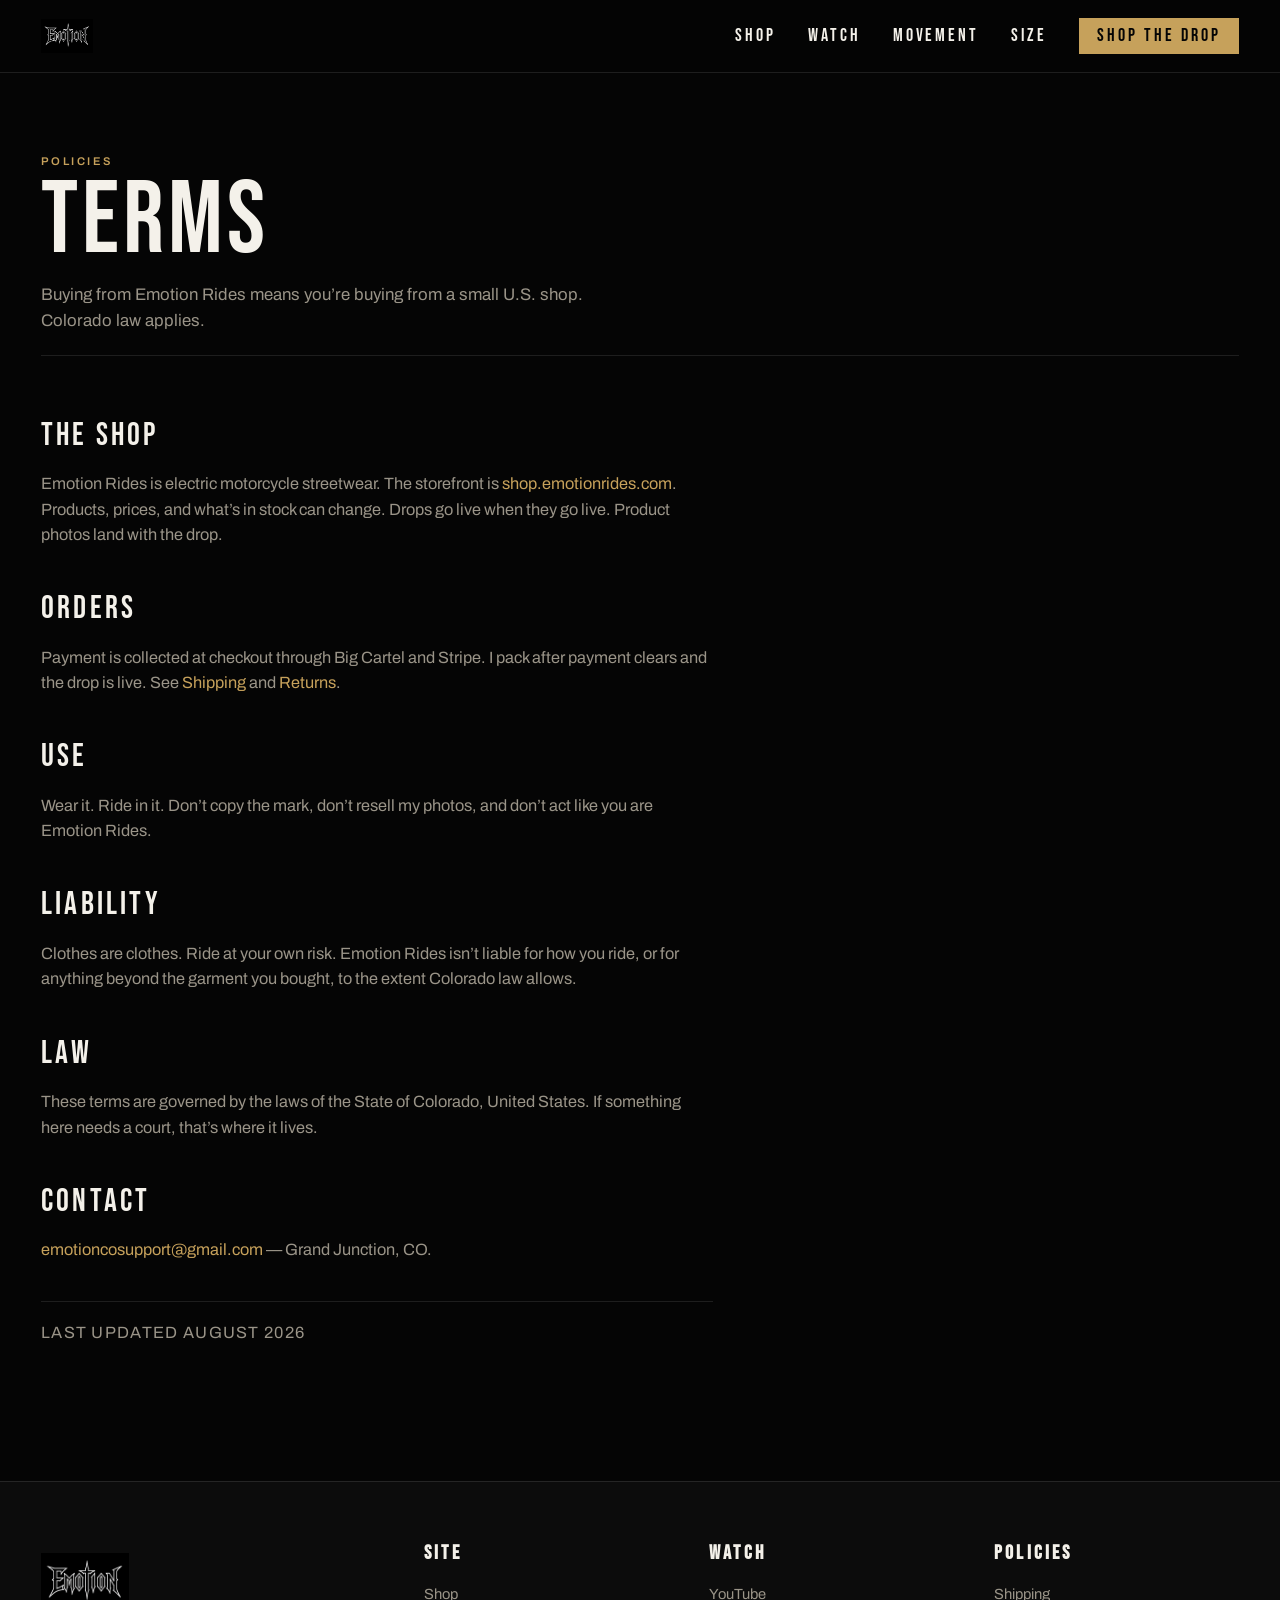
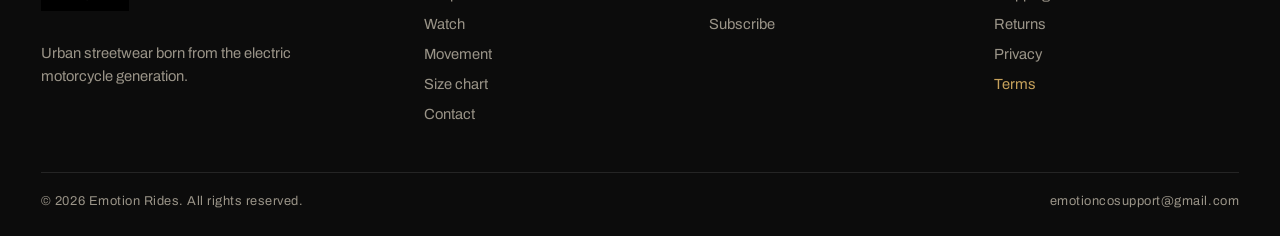
<file: terms.html>
<!DOCTYPE html>
<html lang="en">
<head>
  <meta charset="UTF-8">
  <meta name="viewport" content="width=device-width, initial-scale=1.0, viewport-fit=cover">
  <title>Terms — Emotion Rides</title>
  <meta name="description" content="Terms for the Emotion Rides shop. Small U.S. shop. Colorado law. Contact emotioncosupport@gmail.com.">
  <meta name="theme-color" content="#0a0a0a">
  <meta property="og:title" content="Terms — Emotion Rides">
  <meta property="og:description" content="Terms for the Emotion Rides shop. Small U.S. shop. Colorado law. Contact emotioncosupport@gmail.com.">
  <meta property="og:type" content="website">
  <meta property="og:image" content="logo-emotion.png">
  <link rel="icon" href="logo-emotion.png" type="image/png">
  <link rel="apple-touch-icon" href="logo-emotion.png">
  <link rel="preconnect" href="https://fonts.googleapis.com">
  <link rel="preconnect" href="https://fonts.gstatic.com" crossorigin>
  <link href="https://fonts.googleapis.com/css2?family=Archivo:wght@400;500;600;700&family=Bebas+Neue&display=swap" rel="stylesheet">
  <link rel="stylesheet" href="styles.css">
</head>
<body>
  <a class="skip" href="#main">Skip to content</a>

  <header class="site-header">
    <nav class="nav" aria-label="Primary">
      <a class="nav-logo" href="index.html">
        <img src="logo-emotion.png" width="72" height="72" alt="Emotion Rides">
      </a>

      <button class="nav-toggle" type="button" aria-expanded="false" aria-controls="nav-menu" aria-label="Open menu">
        <span></span><span></span><span></span>
      </button>

      <ul id="nav-menu" class="nav-links">
        <li><a href="https://shop.emotionrides.com/" rel="noopener noreferrer">Shop</a></li>
        <li><a href="index.html#watch">Watch</a></li>
        <li><a href="index.html#movement">Movement</a></li>
        <li><a href="size-chart.html">Size</a></li>
        <li><a class="nav-cta" href="https://shop.emotionrides.com/" rel="noopener noreferrer">Shop the drop</a></li>
      </ul>
    </nav>
  </header>

  <main id="main">
    <header class="page-hero">
      <div class="wrap">
        <p class="section-index">Policies</p>
        <h1>Terms</h1>
        <p class="page-lead">Buying from Emotion Rides means you’re buying from a small U.S. shop. Colorado law applies.</p>
      </div>
    </header>

    <section class="section page-body">
      <div class="wrap">
        <div class="legal">
          <h2>The shop</h2>
          <p>Emotion Rides is electric motorcycle streetwear. The storefront is <a href="https://shop.emotionrides.com/" rel="noopener noreferrer">shop.emotionrides.com</a>. Products, prices, and what’s in stock can change. Drops go live when they go live. Product photos land with the drop.</p>

          <h2>Orders</h2>
          <p>Payment is collected at checkout through Big Cartel and Stripe. I pack after payment clears and the drop is live. See <a href="shipping.html">Shipping</a> and <a href="returns.html">Returns</a>.</p>

          <h2>Use</h2>
          <p>Wear it. Ride in it. Don’t copy the mark, don’t resell my photos, and don’t act like you are Emotion Rides.</p>

          <h2>Liability</h2>
          <p>Clothes are clothes. Ride at your own risk. Emotion Rides isn’t liable for how you ride, or for anything beyond the garment you bought, to the extent Colorado law allows.</p>

          <h2>Law</h2>
          <p>These terms are governed by the laws of the State of Colorado, United States. If something here needs a court, that’s where it lives.</p>

          <h2>Contact</h2>
          <p><a href="mailto:emotioncosupport@gmail.com">emotioncosupport@gmail.com</a> — Grand Junction, CO.</p>
          <p class="legal-updated">Last updated August 2026</p>
        </div>
      </div>
    </section>
  </main>

  <footer class="site-footer">
    <div class="footer-grid">
      <div class="footer-brand">
        <img src="logo-emotion.png" width="88" height="88" alt="Emotion Rides">
        <p>Urban streetwear born from the electric motorcycle generation.</p>
      </div>
      <div>
        <h2>Site</h2>
        <a href="https://shop.emotionrides.com/" rel="noopener noreferrer">Shop</a>
        <a href="index.html#watch">Watch</a>
        <a href="index.html#movement">Movement</a>
        <a href="size-chart.html">Size chart</a>
        <a href="mailto:emotioncosupport@gmail.com">Contact</a>
      </div>
      <div>
        <h2>Watch</h2>
        <a href="https://www.youtube.com/@SBackEMoto" rel="noopener noreferrer" target="_blank">YouTube</a>
        <a href="https://www.youtube.com/@SBackEMoto?sub_confirmation=1" rel="noopener noreferrer" target="_blank">Subscribe</a>
      </div>
      <div>
        <h2>Policies</h2>
        <a href="shipping.html">Shipping</a>
        <a href="returns.html">Returns</a>
        <a href="privacy.html">Privacy</a>
        <a href="terms.html" aria-current="page">Terms</a>
      </div>
    </div>
    <div class="footer-base">
      <p>© 2026 Emotion Rides. All rights reserved.</p>
      <p>emotioncosupport@gmail.com</p>
    </div>
  </footer>

  <script>
    (function () {
      var toggle = document.querySelector(".nav-toggle");
      var menu = document.getElementById("nav-menu");
      if (!toggle || !menu) return;

      function setOpen(open) {
        toggle.setAttribute("aria-expanded", open ? "true" : "false");
        toggle.setAttribute("aria-label", open ? "Close menu" : "Open menu");
        menu.classList.toggle("is-open", open);
        document.body.classList.toggle("nav-open", open);
      }

      toggle.addEventListener("click", function () {
        setOpen(toggle.getAttribute("aria-expanded") !== "true");
      });

      menu.querySelectorAll("a").forEach(function (link) {
        link.addEventListener("click", function () { setOpen(false); });
      });

      document.addEventListener("keydown", function (e) {
        if (e.key === "Escape") setOpen(false);
      });
    })();
  </script>
</body>
</html>
</file>
<file: styles.css>
/* Emotion Rides — streetwear drop site
   Palette: black / chrome / gold (shirt metal mark)
   Display: Bebas Neue · Body: Archivo
*/

:root {
  --bg: #050505;
  --bg-2: #0c0c0c;
  --bg-3: #161616;
  --text: #f4f1ea;
  --muted: #9a9488;
  --gold: #c6a15b;
  --cyan: #c6a15b;
  --lime: #e8d5a3;
  --magenta: #b8b8b8;
  --line: rgba(255, 255, 255, 0.1);
  --line-strong: rgba(255, 255, 255, 0.18);
  --font-display: "Bebas Neue", "Arial Narrow", Impact, sans-serif;
  --font-body: "Archivo", "Helvetica Neue", Arial, sans-serif;
  --nav-h: 72px;
  --gutter: clamp(1.1rem, 3.2vw, 3.5rem);
  --max: 1280px;
  --ease: cubic-bezier(0.22, 1, 0.36, 1);
}

*,
*::before,
*::after { box-sizing: border-box; margin: 0; padding: 0; }

html {
  scroll-behavior: smooth;
  color-scheme: dark;
}

body {
  font-family: var(--font-body);
  background: var(--bg);
  color: var(--text);
  line-height: 1.55;
  font-size: 16px;
  overflow-x: hidden;
  -webkit-font-smoothing: antialiased;
}

body.nav-open { overflow: hidden; }

/* Landing backdrop — bike + drop photo */
.emotion-bg {
  position: fixed;
  inset: 0;
  z-index: -1;
  pointer-events: none;
  background:
    linear-gradient(180deg, rgba(5,5,5,0.45) 0%, rgba(5,5,5,0.55) 40%, rgba(5,5,5,0.92) 100%),
    url("emotion-bg-bike.jpg?v=bike1") center 40% / cover no-repeat,
    #050505;
}
@media (max-width: 900px) {
  .emotion-bg {
    background:
      linear-gradient(180deg, rgba(5,5,5,0.5) 0%, rgba(5,5,5,0.62) 45%, rgba(5,5,5,0.94) 100%),
      url("emotion-bg-bike.jpg?v=bike1") center 35% / cover no-repeat,
      #050505;
  }
}




img { max-width: 100%; display: block; }
a { color: inherit; }
button { font: inherit; background: none; border: 0; color: inherit; cursor: pointer; }
ul { list-style: none; }

:focus-visible {
  outline: 2px solid var(--cyan);
  outline-offset: 3px;
}

::selection {
  background: var(--cyan);
  color: var(--bg);
}

.skip {
  position: absolute;
  left: 1rem;
  top: -4rem;
  z-index: 2000;
  background: var(--cyan);
  color: var(--bg);
  padding: 0.6rem 1rem;
  font-weight: 700;
  text-transform: uppercase;
  letter-spacing: 0.08em;
  font-size: 0.75rem;
}
.skip:focus { top: 1rem; }

.announce {
  background: #000;
  color: #f4f1ea;
  text-align: center;
  font-family: var(--font-display);
  letter-spacing: 0.28em;
  text-transform: uppercase;
  font-size: 0.82rem;
  padding: 0.5rem max(0.75rem, env(safe-area-inset-right)) 0.5rem max(0.75rem, env(safe-area-inset-left));
  border-bottom: 1px solid var(--line);
  overflow: hidden;
  text-wrap: balance;
}

/* ========== NAV ========== */

.site-header {
  position: sticky;
  top: 0;
  z-index: 1000;
  background: rgba(5, 5, 5, 0.82);
  /* no backdrop-filter: it traps position:fixed mobile menu inside the header */
  border-bottom: 1px solid var(--line);
}

.nav {
  max-width: var(--max);
  margin: 0 auto;
  height: var(--nav-h);
  padding: 0 var(--gutter);
  display: flex;
  align-items: center;
  justify-content: space-between;
  gap: 1.5rem;
}

.nav-logo {
  display: flex;
  align-items: center;
  flex-shrink: 0;
  z-index: 1002;
}
.nav-logo img {
  height: 58px;
  width: auto;
  object-fit: contain;
}

.nav-links {
  display: flex;
  align-items: center;
  gap: 2rem;
}

.nav-links a {
  text-decoration: none;
  font-family: var(--font-display);
  font-size: 1.15rem;
  letter-spacing: 0.16em;
  text-transform: uppercase;
  color: var(--text);
  transition: color 0.2s ease;
}
.nav-links a:hover { color: var(--cyan); }

.nav-cta {
  display: inline-flex;
  align-items: center;
  justify-content: center;
  padding: 0.55rem 1.15rem;
  background: var(--cyan);
  color: var(--bg) !important;
  text-decoration: none;
  font-family: var(--font-display);
  font-size: 1.05rem;
  letter-spacing: 0.14em;
  text-transform: uppercase;
  line-height: 1;
  transition: background 0.2s ease, color 0.2s ease, transform 0.2s var(--ease);
}
.nav-cta:hover {
  background: var(--text);
  color: var(--bg) !important;
}

.nav-toggle {
  display: none;
  width: 44px;
  height: 44px;
  position: relative;
  z-index: 1002;
  align-items: center;
  justify-content: center;
}
.nav-toggle span {
  position: absolute;
  width: 22px;
  height: 1.5px;
  background: var(--text);
  transition: transform 0.3s var(--ease), opacity 0.2s ease, top 0.3s var(--ease);
}
.nav-toggle span:nth-child(1) { top: 16px; }
.nav-toggle span:nth-child(2) { top: 21px; }
.nav-toggle span:nth-child(3) { top: 26px; }
.nav-toggle[aria-expanded="true"] span:nth-child(1) {
  top: 21px;
  transform: rotate(45deg);
}
.nav-toggle[aria-expanded="true"] span:nth-child(2) { opacity: 0; }
.nav-toggle[aria-expanded="true"] span:nth-child(3) {
  top: 21px;
  transform: rotate(-45deg);
}

/* ========== HERO ========== */
.hero {
  background: transparent;
  position: relative;
  min-height: calc(100vh - var(--nav-h));
  min-height: calc(100dvh - var(--nav-h));
  display: flex;
  align-items: flex-end;
  overflow: hidden;
  isolation: isolate;
}

/* hero-media removed — Emotion mark comes from .emotion-bg */
.hero-media { display: none !important; }

.hero-texture {
  position: absolute;
  inset: 0;
  z-index: 1;
  pointer-events: none;
  background-image:
    linear-gradient(rgba(255,255,255,0.035) 1px, transparent 1px),
    linear-gradient(90deg, rgba(255,255,255,0.035) 1px, transparent 1px),
    repeating-linear-gradient(
      105deg,
      transparent 0,
      transparent 46px,
      rgba(255,255,255,0.025) 46px,
      rgba(255,255,255,0.025) 47px
    );
  background-size: 72px 72px, 72px 72px, auto;
  mix-blend-mode: overlay;
}

.hero-grain {
  position: absolute;
  inset: 0;
  z-index: 2;
  pointer-events: none;
  opacity: 0.22;
  mix-blend-mode: overlay;
  background-image: url("data:image/svg+xml,%3Csvg viewBox='0 0 256 256' xmlns='http://www.w3.org/2000/svg'%3E%3Cfilter id='n' x='0' y='0'%3E%3CfeTurbulence type='fractalNoise' baseFrequency='0.85' numOctaves='4' stitchTiles='stitch'/%3E%3C/filter%3E%3Crect width='100%25' height='100%25' filter='url(%23n)'/%3E%3C/svg%3E");
}

.hero-inner {
  position: relative;
  z-index: 3;
  width: 100%;
  max-width: var(--max);
  margin: 0 auto;
  padding: clamp(3.5rem, 10vh, 7rem) var(--gutter) clamp(2.5rem, 6vh, 4.5rem);
}

.hero-kicker {
  display: flex;
  align-items: center;
  gap: 0.75rem;
  font-size: 0.72rem;
  font-weight: 600;
  letter-spacing: 0.22em;
  text-transform: uppercase;
  color: var(--lime);
  margin-bottom: 1.25rem;
}
.hero-kicker::before {
  content: "";
  width: 8px;
  height: 8px;
  background: var(--lime);
}

.hero h1 {
  font-family: var(--font-display);
  font-size: clamp(4.4rem, 14vw, 10.5rem);
  line-height: 0.82;
  letter-spacing: 0.04em;
  text-transform: uppercase;
  font-weight: 400;
}

.hero-tag {
  margin-top: 1.15rem;
  font-family: var(--font-display);
  font-size: clamp(1.35rem, 3.2vw, 2.15rem);
  letter-spacing: 0.16em;
  text-transform: uppercase;
  color: var(--text);
}

.hero-sub {
  margin-top: 0.85rem;
  max-width: 34rem;
  color: var(--muted);
  font-size: 1.02rem;
}

.hero-actions {
  display: flex;
  flex-wrap: wrap;
  gap: 0.85rem;
  margin-top: 2rem;
}

.btn {
  display: inline-flex;
  align-items: center;
  justify-content: center;
  padding: 0.95rem 1.6rem;
  text-decoration: none;
  font-family: var(--font-display);
  font-size: 1.2rem;
  letter-spacing: 0.14em;
  text-transform: uppercase;
  line-height: 1;
  transition: background 0.2s ease, color 0.2s ease, border-color 0.2s ease, transform 0.2s var(--ease);
}
.btn:hover { transform: translateY(-1px); }
.btn-primary {
  background: var(--cyan);
  color: var(--bg);
}
.btn-primary:hover { background: var(--text); }
.btn-ghost {
  background: transparent;
  color: var(--text);
  border: 1px solid var(--line-strong);
}
.btn-ghost:hover {
  border-color: var(--text);
  background: var(--text);
  color: var(--bg);
}

.hero-meta {
  display: flex;
  flex-wrap: wrap;
  gap: 1.75rem;
  margin-top: 2.4rem;
  padding-top: 1.4rem;
  border-top: 1px solid var(--line);
}
.hero-meta dt {
  font-size: 0.68rem;
  letter-spacing: 0.2em;
  text-transform: uppercase;
  color: var(--muted);
  margin-bottom: 0.2rem;
}
.hero-meta dd {
  font-family: var(--font-display);
  font-size: 1.55rem;
  letter-spacing: 0.08em;
}

/* ticker */
.ticker {
  border-top: 1px solid var(--line);
  border-bottom: 1px solid var(--line);
  background: var(--bg-2);
  overflow: hidden;
  white-space: nowrap;
}
.ticker-track {
  display: inline-flex;
  gap: 0;
  animation: ticker 36s linear infinite;
}
.ticker span {
  font-family: var(--font-display);
  font-size: 0.95rem;
  letter-spacing: 0.22em;
  text-transform: uppercase;
  padding: 0.7rem 1.6rem;
  color: var(--muted);
}
.ticker span em {
  font-style: normal;
  color: var(--lime);
}

@keyframes ticker {
  from { transform: translateX(0); }
  to { transform: translateX(-50%); }
}

/* ========== SECTIONS ========== */
.section {
  padding: clamp(4.5rem, 10vw, 7.5rem) var(--gutter);
}

.wrap {
  max-width: var(--max);
  margin: 0 auto;
}

.section-head {
  display: flex;
  justify-content: space-between;
  align-items: flex-end;
  gap: 1.5rem;
  margin-bottom: clamp(1.8rem, 4vw, 2.8rem);
  padding-bottom: 1.1rem;
  border-bottom: 1px solid var(--line);
}

.section-index {
  font-size: 0.7rem;
  font-weight: 600;
  letter-spacing: 0.22em;
  text-transform: uppercase;
  color: var(--cyan);
  margin-bottom: 0.45rem;
}

.section-head h2 {
  font-family: var(--font-display);
  font-size: clamp(3rem, 8vw, 5.4rem);
  line-height: 0.86;
  letter-spacing: 0.04em;
  text-transform: uppercase;
}

.section-aside {
  max-width: 18rem;
  color: var(--muted);
  font-size: 0.92rem;
  text-align: right;
}

/* ========== DROP / SHOP ========== */
#shop, #watch, #movement { scroll-margin-top: var(--nav-h); }
#shop { background: var(--bg); }

.lookbook {
  display: grid;
  grid-template-columns: 1fr 1fr 1fr;
  gap: 4px;
}

.tile {
  position: relative;
  display: flex;
  flex-direction: column;
  justify-content: flex-end;
  min-height: 320px;
  overflow: hidden;
  background-color: var(--bg-3);
  text-decoration: none;
  color: inherit;
  isolation: isolate;
}

.tile-lg {
  grid-column: 1 / -1;
  min-height: 480px;
}

.tile-bg {
  background-size: 85% auto !important;
  background-repeat: no-repeat !important;
  background-position: center 40% !important;
  background-color: #0a0a0a !important;
  position: absolute;
  inset: 0;
  z-index: 0;
  background-color: var(--bg-3);
  background-size: cover;
  background-position: center;
  transform: scale(1.02);
  transition: transform 0.8s var(--ease);
  filter: grayscale(0.2) contrast(1.08) brightness(0.72);
}
.tile:hover .tile-bg { transform: scale(1.08); }
.tile-bg::after {
  content: "";
  position: absolute;
  inset: 0;
  background: linear-gradient(180deg, rgba(10,10,10,0.58) 0%, rgba(10,10,10,0.4) 32%, rgba(10,10,10,0.93) 100%);
}

.tile-1 { background-image: url("assets/lookbook-hoodie.jpg?v=lb1"); background-size: cover !important; background-position: center 22% !important; }
.tile-2 { background-image: url("assets/lookbook-tee.jpg?v=lb1"); background-size: cover !important; background-position: center 18% !important; }
.tile-3 { background-image: url("assets/lookbook-jeans.jpg?v=lb1"); background-size: cover !important; background-position: center 25% !important; }
.tile-4 { background-image: url("assets/lookbook-jorts.jpg?v=lb1"); background-size: cover !important; background-position: center 20% !important; }
.tile-5 { background-image: url("emotion-metal-wordmark.png"); }
.tile-6 { background-image: url("emotion-metal-wordmark.png"); }

.tile-stamp {
  position: absolute;
  top: 1rem;
  left: 1rem;
  z-index: 2;
  font-size: 0.65rem;
  font-weight: 700;
  letter-spacing: 0.18em;
  text-transform: uppercase;
  padding: 0.35rem 0.55rem;
  background: var(--lime);
  color: var(--bg);
}
.tile-stamp.soon {
  background: transparent;
  color: var(--text);
  border: 1px solid var(--line-strong);
}

.tile-body {
  position: relative;
  z-index: 2;
  padding: 1.25rem 1.2rem 1.3rem;
}

.tile-body h3 {
  font-family: var(--font-display);
  font-size: clamp(2.2rem, 4vw, 3.4rem);
  letter-spacing: 0.06em;
  line-height: 0.9;
  text-transform: uppercase;
}

.tile-body p {
  margin-top: 0.35rem;
  color: var(--muted);
  font-size: 0.88rem;
}

.tile-price {
  margin-top: 0.55rem;
  font-family: var(--font-display);
  letter-spacing: 0.12em;
  font-size: 1.15rem;
  color: var(--cyan);
}

.shop-bar {
  display: flex;
  flex-wrap: wrap;
  align-items: center;
  justify-content: space-between;
  gap: 1rem;
  margin-top: 1.25rem;
  padding: 1.25rem 0 0;
}

.shop-bar p {
  color: var(--muted);
  max-width: 36rem;
}

/* ========== WATCH ========== */
#watch { background: var(--bg-2); }

.watch-grid {
  display: grid;
  grid-template-columns: 1fr 1fr 1fr;
  gap: 8px;
}

.vid {
  background: #000;
  display: flex;
  flex-direction: column;
}

.vid-frame {
  position: relative;
  width: 100%;
  aspect-ratio: 16 / 9;
  background: #000;
}
.vid-feature {
  grid-column: 1 / -1;
}
.vid-feature .vid-frame { aspect-ratio: 16 / 7.2; }
.vid-wide { grid-column: auto; }

.vid-frame iframe {
  position: absolute;
  inset: 0;
  width: 100%;
  height: 100%;
  border: 0;
}

.vid-meta {
  display: flex;
  justify-content: space-between;
  align-items: baseline;
  gap: 1rem;
  padding: 0.75rem 0.15rem 0.2rem;
}

.vid-meta h3 {
  font-family: var(--font-display);
  font-size: clamp(1.15rem, 2vw, 1.55rem);
  letter-spacing: 0.08em;
  text-transform: uppercase;
  line-height: 1.1;
}

.vid-meta span {
  flex-shrink: 0;
  font-size: 0.68rem;
  font-weight: 700;
  letter-spacing: 0.16em;
  text-transform: uppercase;
  color: var(--lime);
}


.watch-foot {
  display: grid;
  grid-template-columns: 1fr auto;
  gap: 2rem;
  align-items: end;
  margin-top: 2.5rem;
  padding-top: 1.5rem;
  border-top: 1px solid var(--line);
}

.stats {
  display: flex;
  gap: 2.5rem;
}
.stats div dt {
  font-family: var(--font-display);
  font-size: clamp(2.8rem, 6vw, 4.4rem);
  line-height: 0.85;
  letter-spacing: 0.04em;
}
.stats div dd {
  margin-top: 0.35rem;
  font-size: 0.72rem;
  letter-spacing: 0.2em;
  text-transform: uppercase;
  color: var(--muted);
}

/* ========== MOVEMENT ========== */
#movement { background: var(--bg); }

.movement {
  display: grid;
  grid-template-columns: minmax(240px, 0.85fr) 1.15fr;
  gap: clamp(2rem, 6vw, 5rem);
  align-items: center;
}

.movement-mark {
  background: var(--bg-3);
  border: 1px solid var(--line);
  padding: clamp(2rem, 5vw, 3.5rem);
  display: flex;
  align-items: center;
  justify-content: center;
}
.movement-mark img {
  width: min(100%, 340px);
  height: auto;
}

.movement-copy p {
  color: var(--muted);
  font-size: 1.12rem;
  line-height: 1.75;
  margin-bottom: 1.2rem;
}
.movement-copy p:last-of-type { margin-bottom: 0; }

.movement-line {
  margin-top: 2rem;
  padding-top: 1.4rem;
  border-top: 1px solid var(--line);
  font-family: var(--font-display);
  font-size: clamp(1.6rem, 3.5vw, 2.4rem);
  letter-spacing: 0.1em;
  text-transform: uppercase;
  line-height: 1.05;
}

/* ========== FOOTER ========== */
.site-footer {
  background: var(--bg-2);
  border-top: 1px solid var(--line);
  padding: 3.5rem var(--gutter) 1.5rem;
}

.footer-grid {
  max-width: var(--max);
  margin: 0 auto;
  display: grid;
  grid-template-columns: 1.4fr 1fr 1fr 1fr;
  gap: 2.5rem;
}

.footer-brand img {
  height: 88px;
  width: auto;
  object-fit: contain;
  margin-bottom: 1rem;
}
.footer-brand p {
  color: var(--muted);
  font-size: 0.92rem;
  max-width: 18rem;
}

.site-footer h2 {
  font-family: var(--font-display);
  font-size: 1.25rem;
  letter-spacing: 0.16em;
  text-transform: uppercase;
  margin-bottom: 0.9rem;
}

.site-footer a {
  text-decoration: none;
  color: var(--muted);
  display: block;
  margin-bottom: 0.45rem;
  font-size: 0.92rem;
  transition: color 0.2s ease;
}
.site-footer a:hover { color: var(--cyan); }

.footer-base {
  max-width: var(--max);
  margin: 2.4rem auto 0;
  padding-top: 1.2rem;
  border-top: 1px solid var(--line);
  display: flex;
  justify-content: space-between;
  gap: 1rem;
  flex-wrap: wrap;
  color: var(--muted);
  font-size: 0.8rem;
  letter-spacing: 0.04em;
}


/* Desktop vs mobile nav lists (mobile menu lives outside header) */
.nav-links-mobile { display: none; }
@media (min-width: 901px) {
  .nav-links-mobile { display: none !important; }
}
@media (max-width: 900px) {
  .nav-links-desktop { display: none !important; }
}

/* ========== MOBILE ========== */
@media (max-width: 900px) {
  .nav-toggle { display: flex; }

  .nav-links-mobile {
    display: none;
    position: fixed;
    top: 0;
    left: 0;
    right: 0;
    bottom: 0;
    width: 100%;
    height: 100%;
    min-height: 100dvh;
    z-index: 2000;
    margin: 0;
    background: #050505;
    flex-direction: column;
    justify-content: flex-start;
    align-items: stretch;
    gap: 0;
    padding: calc(var(--nav-h) + 2.5rem + env(safe-area-inset-top, 0px)) max(1.25rem, env(safe-area-inset-right, 0px)) max(1.5rem, env(safe-area-inset-bottom, 0px)) max(1.25rem, env(safe-area-inset-left, 0px));
    overflow-y: auto;
    -webkit-overflow-scrolling: touch;
  }
  .nav-links-mobile.is-open {
    display: flex;
  }
  .nav-links-mobile > li {
    display: block;
    width: 100%;
    margin: 0;
    padding: 0;
    border-bottom: 1px solid rgba(255,255,255,0.1);
  }
  .nav-links-mobile a {
    display: block;
    width: 100%;
    font-size: clamp(1.55rem, 7vw, 2.1rem);
    letter-spacing: 0.1em;
    line-height: 1.15;
    padding: 1.05rem 0.15rem;
    color: #f4f1ea;
    text-decoration: none;
    font-family: var(--font-display);
    text-transform: uppercase;
  }
  .nav-links-mobile a:active,
  .nav-links-mobile a:hover { color: var(--cyan); }
  .nav-links-mobile .nav-cta {
    display: flex;
    width: 100%;
    margin: 1.25rem 0 0;
    font-size: 1.15rem;
    padding: 1rem 1.2rem;
    text-align: center;
    justify-content: center;
    color: var(--bg) !important;
    background: var(--cyan);
    border: 0;
  }
  .nav-links-mobile > li:last-child {
    border-bottom: 0;
    padding-top: 0.35rem;
  }
  .site-header { z-index: 2100; }
  .nav-toggle { z-index: 2101; }
  .nav-logo { z-index: 2101; }
  body.nav-open .site-header {
    background: #050505;
  }

  .section-head { flex-direction: column; align-items: flex-start; }
  .section-aside { text-align: left; max-width: none; }

  .lookbook {
    grid-template-columns: 1fr 1fr;
  }
  .tile-lg {
    grid-column: 1 / -1;
    min-height: 400px;
  }

  .watch-grid {
    grid-template-columns: 1fr;
  }
  .vid-feature { grid-row: auto; }
  .vid-feature .vid-frame { aspect-ratio: 16 / 9; }

  .watch-foot {
    grid-template-columns: 1fr;
    align-items: start;
  }

  .movement { grid-template-columns: 1fr; }
  .movement-mark { padding: 2rem; }

  .footer-grid { grid-template-columns: 1fr 1fr; }
}

@media (max-width: 560px) {
  :root {
    --nav-h: 64px;
    --gutter: clamp(1rem, 4.5vw, 1.35rem);
  }
  .nav-logo img { height: 44px; width: 44px; }

  .hero-actions { flex-direction: column; align-items: stretch; }
  .btn { width: 100%; }

  .lookbook {
    grid-template-columns: 1fr;
    gap: 8px;
  }
  .tile,
  .tile-lg { min-height: 300px; }
  .tile-lg { min-height: 360px; }
  .tile-body { padding: 1.05rem 1rem 1.15rem; }
  .tile-body h3 { font-size: clamp(1.85rem, 9vw, 2.6rem); }
  .tile-bg {
    background-size: auto, min(280px, 72%) auto !important;
    background-position: center, center 36% !important;
  }

  .stats {
    gap: 1.25rem;
    flex-wrap: wrap;
  }
  .footer-grid { grid-template-columns: 1fr; }
  .hero-meta { gap: 1.15rem; }

  .shop-bar {
    flex-direction: column;
    align-items: stretch;
  }
  .shop-bar .btn { width: 100%; }

  .drop-form {
    flex-direction: column;
    align-items: stretch;
  }
  .drop-form input[type="email"] {
    flex: 1 1 auto;
    width: 100%;
    font-size: 16px; /* avoid iOS zoom */
  }
  .drop-form .btn { width: 100%; }

  .watch-foot .btn { width: 100%; }
}

@media (prefers-reduced-motion: reduce) {
  html { scroll-behavior: auto; }
  .ticker-track { animation: none; }
  .tile-bg,
  .btn,
  .nav-links-mobile { transition: none; }
  .tile:hover .tile-bg { transform: none; }
  .btn:hover { transform: none; }
}


/* ========== TRUST ROW ========== */
.trust-row {
  display: flex;
  flex-wrap: wrap;
  align-items: center;
  gap: 0.15rem 0;
  margin-top: 1.15rem;
  padding: 0;
  list-style: none;
  font-size: 0.72rem;
  font-weight: 600;
  letter-spacing: 0.14em;
  text-transform: uppercase;
  color: var(--muted);
}
.trust-row li {
  display: inline-flex;
  align-items: center;
}
.trust-row li:not(:last-child)::after {
  content: "·";
  margin: 0 0.65rem;
  color: var(--cyan);
  font-weight: 700;
}
.trust-row a {
  color: var(--muted);
  text-decoration: none;
  transition: color 0.2s ease;
}
.trust-row a:hover { color: var(--cyan); }

.shop-bar .trust-row { margin-top: 0.85rem; }

/* ========== DROP CAPTURE ========== */
.drop-capture {
  background: var(--bg-2);
  border-top: 1px solid var(--line);
  padding: clamp(3.2rem, 8vw, 5.5rem) var(--gutter);
}
#drop-list { scroll-margin-top: var(--nav-h); }

.drop-capture-inner {
  display: grid;
  grid-template-columns: minmax(0, 1.1fr) minmax(0, 0.9fr);
  gap: clamp(1.5rem, 4vw, 3rem);
  align-items: end;
}

.drop-capture .section-index { margin-bottom: 0.45rem; }

.drop-capture h2 {
  font-family: var(--font-display);
  font-size: clamp(2.8rem, 7vw, 4.6rem);
  line-height: 0.86;
  letter-spacing: 0.04em;
  text-transform: uppercase;
}

.drop-capture-perks {
  list-style: none;
  margin: 1rem 0 0;
  padding: 0;
  display: grid;
  gap: 0.35rem;
  color: var(--muted, #8a8680);
  font-size: 0.85rem;
  letter-spacing: 0.02em;
}
.drop-capture-perks li::before {
  content: "▸ ";
  color: var(--cyan, #5ef0ff);
}
.drop-capture-copy {
  color: var(--muted);
  margin-top: 0.85rem;
  max-width: 28rem;
  font-size: 0.98rem;
}

.drop-form {
  display: flex;
  flex-wrap: wrap;
  gap: 0.6rem;
  width: 100%;
}

.drop-form input[type="email"] {
  flex: 1 1 220px;
  min-height: 54px;
  padding: 0.9rem 1.05rem;
  background: var(--bg);
  border: 1px solid var(--line-strong);
  color: var(--text);
  font-family: var(--font-body);
  font-size: 1rem;
  border-radius: 0;
}

.drop-form input[type="email"]::placeholder {
  color: #6a6a6a;
}

.drop-form input[type="email"]:focus {
  outline: 2px solid var(--cyan);
  outline-offset: 2px;
  border-color: var(--cyan);
}

.drop-form .btn {
  flex: 0 0 auto;
  min-height: 54px;
  border: 0;
}

.drop-form-note {
  flex: 1 1 100%;
  margin-top: 0.15rem;
  font-size: 0.78rem;
  color: var(--muted);
}

.drop-form-note.is-ok { color: var(--cyan); }
.drop-form-note.is-err { color: #ff6b6b; }
.drop-form.is-done .btn { opacity: 0.7; pointer-events: none; }
.drop-form .hp {
  position: absolute;
  left: -9999px;
  width: 1px;
  height: 1px;
  opacity: 0;
}

/* ========== INNER PAGES ========== */
.page-hero {
  padding: clamp(2.8rem, 8vw, 5rem) var(--gutter) 0;
}

.page-hero .wrap {
  max-width: var(--max);
  margin: 0 auto;
  padding-bottom: 1.35rem;
  border-bottom: 1px solid var(--line);
}

.page-hero h1 {
  font-family: var(--font-display);
  font-size: clamp(3.2rem, 10vw, 6.4rem);
  line-height: 0.86;
  letter-spacing: 0.04em;
  text-transform: uppercase;
  font-weight: 400;
}

.page-lead {
  margin-top: 1rem;
  max-width: 34rem;
  color: var(--muted);
  font-size: 1.05rem;
}

.page-body {
  padding-top: clamp(2.2rem, 5vw, 3.4rem);
}

.legal {
  max-width: 42rem;
}

.legal h2 {
  font-family: var(--font-display);
  font-size: clamp(1.6rem, 3vw, 2rem);
  letter-spacing: 0.1em;
  text-transform: uppercase;
  font-weight: 400;
  margin: 2.3rem 0 0.7rem;
}

.legal h2:first-child { margin-top: 0; }

.legal p {
  color: var(--muted);
  margin-bottom: 1rem;
  font-size: 1.02rem;
}

.legal ul {
  list-style: disc;
  padding-left: 1.2rem;
  margin-bottom: 1.1rem;
}

.legal li {
  color: var(--muted);
  margin-bottom: 0.45rem;
}

.legal a {
  color: var(--cyan);
  text-decoration: none;
}
.legal a:hover { text-decoration: underline; }

.legal-updated {
  margin-top: 2.4rem;
  padding-top: 1.1rem;
  border-top: 1px solid var(--line);
  font-size: 0.78rem;
  letter-spacing: 0.08em;
  text-transform: uppercase;
  color: var(--muted);
}

/* ========== SIZE CHART ========== */
.size-note {
  display: inline-block;
  margin-bottom: 1.4rem;
  padding: 0.35rem 0.55rem;
  background: var(--lime);
  color: var(--bg);
  font-size: 0.68rem;
  font-weight: 700;
  letter-spacing: 0.16em;
  text-transform: uppercase;
}

.chart-block { margin-bottom: 2.8rem; }

.chart-block h2 {
  font-family: var(--font-display);
  font-size: clamp(1.8rem, 4vw, 2.4rem);
  letter-spacing: 0.1em;
  text-transform: uppercase;
  font-weight: 400;
  margin-bottom: 0.85rem;
}

.table-wrap {
  overflow-x: auto;
  border: 1px solid var(--line);
}

table.size-table {
  width: 100%;
  border-collapse: collapse;
  min-width: 420px;
}

.size-table th,
.size-table td {
  padding: 0.9rem 1.05rem;
  text-align: left;
}

.size-table th {
  font-family: var(--font-display);
  font-size: 1.05rem;
  letter-spacing: 0.14em;
  text-transform: uppercase;
  color: var(--cyan);
  border-bottom: 1px solid var(--line-strong);
  background: var(--bg-2);
}

.size-table td {
  color: var(--muted);
  border-bottom: 1px solid var(--line);
  font-variant-numeric: tabular-nums;
}

.size-table tbody tr:last-child td { border-bottom: 0; }
.size-table tbody tr:hover { background: var(--bg-2); }

.size-table .size-name {
  font-family: var(--font-display);
  letter-spacing: 0.1em;
  color: var(--text);
  font-size: 1.15rem;
}

.sr-only {
  position: absolute;
  width: 1px;
  height: 1px;
  padding: 0;
  margin: -1px;
  overflow: hidden;
  clip: rect(0, 0, 0, 0);
  white-space: nowrap;
  border: 0;
}

.nav-links a[aria-current="page"] { color: var(--cyan); }

@media (max-width: 900px) {
  .drop-capture-inner { grid-template-columns: 1fr; }
}

@media (max-width: 560px) {
  .trust-row {
    letter-spacing: 0.08em;
    row-gap: 0.35rem;
  }
  .trust-row li:not(:last-child)::after { margin: 0 0.45rem; }
}

.legal strong { color: var(--text); font-weight: 600; }
.chart-intro { margin-bottom: 2.2rem; }
.site-footer a[aria-current="page"] { color: var(--cyan); }


/* ========== METAL LOGO + SHORTS ========== */
.hero-logo {
  margin: 0 0 0.35rem;
  line-height: 0;
  max-width: 100%;
}
.hero-logo img {
  width: min(420px, 100%);
  max-width: 100%;
  height: auto;
  filter: drop-shadow(0 0 28px rgba(198, 161, 91, 0.28));
}
.nav-logo img {
  height: 52px;
  width: 52px;
  object-fit: contain;
}
.footer-brand img {
  width: 88px;
  height: 88px;
  object-fit: contain;
}
.movement-mark img {
  width: min(280px, 70%);
  height: auto;
  margin: 0 auto;
}

.shorts-head {
  margin: 2.6rem 0 1rem;
}
.shorts-head h3 {
  font-family: var(--font-display);
  font-size: clamp(2.2rem, 5vw, 3.4rem);
  letter-spacing: 0.06em;
  text-transform: uppercase;
  line-height: 0.9;
}
.shorts-row {
  display: grid;
  grid-auto-flow: column;
  grid-auto-columns: minmax(180px, 22vw);
  gap: 8px;
  overflow-x: auto;
  overflow-y: hidden;
  max-width: 100%;
  padding-bottom: 0.6rem;
  margin-inline: 0;
  scroll-snap-type: x mandatory;
  -webkit-overflow-scrolling: touch;
  overscroll-behavior-x: contain;
}
.shorts-row::-webkit-scrollbar { height: 6px; }
.shorts-row::-webkit-scrollbar-thumb { background: var(--gold); }
.short {
  scroll-snap-align: start;
  background: #000;
}
.short-frame {
  position: relative;
  width: 100%;
  aspect-ratio: 9 / 16;
  background: #000;
}
.short-frame iframe {
  position: absolute;
  inset: 0;
  width: 100%;
  height: 100%;
  border: 0;
}
.short p {
  padding: 0.55rem 0.2rem 0.15rem;
  font-family: var(--font-display);
  font-size: 1rem;
  letter-spacing: 0.08em;
  text-transform: uppercase;
  color: var(--lime);
}
@media (max-width: 560px) {
  .shorts-row { grid-auto-columns: min(68vw, 240px); }
}

.drop-list-count {
  margin: 1.1rem 0 0;
  display: flex;
  align-items: baseline;
  gap: 0.55rem;
  font-family: var(--font-display, Bebas Neue, Impact, sans-serif);
  letter-spacing: 0.06em;
  text-transform: uppercase;
}
.drop-list-count-num {
  font-size: clamp(2rem, 5vw, 2.75rem);
  line-height: 1;
  color: var(--cyan, #5ef0ff);
}
.drop-list-count-label {
  font-size: 0.85rem;
  letter-spacing: 0.18em;
  color: var(--muted, #8a8680);
}



/* Cooler metal product tiles */
.tile-bg {
  background-color: #080808 !important;
  background-image:
    linear-gradient(160deg, rgba(198,161,91,0.18), transparent 45%, rgba(0,0,0,0.55)),
    url("emotion-metal-wordmark.png") !important;
  background-size: auto, min(360px, 78%) auto !important;
  background-position: center, center 38% !important;
  background-repeat: no-repeat !important;
}
.tile-1, .tile-2, .tile-3, .tile-4, .tile-5, .tile-6 {
  background-image: inherit;
}
.lookbook .tile {
  border: 1px solid rgba(198,161,91,0.22);
  box-shadow: 0 0 40px rgba(198,161,91,0.06);
}
.lookbook .tile:hover {
  border-color: rgba(198,161,91,0.55);
  box-shadow: 0 0 48px rgba(198,161,91,0.14);
}


/* ========== PHONE POLISH (≤430px) ========== */
@media (max-width: 430px) {
  :root {
    --gutter: 0.95rem;
    --nav-h: 60px;
  }

  /* Keep content clear of notches / home indicator */
  .site-header {
    padding-left: env(safe-area-inset-left, 0px);
    padding-right: env(safe-area-inset-right, 0px);
  }
  .nav {
    padding-left: max(0.95rem, env(safe-area-inset-left, 0px));
    padding-right: max(0.95rem, env(safe-area-inset-right, 0px));
  }
  .section,
  .drop-capture,
  .site-footer,
  .page-hero {
    padding-left: max(0.95rem, env(safe-area-inset-left, 0px));
    padding-right: max(0.95rem, env(safe-area-inset-right, 0px));
  }
  .site-footer {
    padding-bottom: max(1.5rem, env(safe-area-inset-bottom, 0px));
  }

  .announce {
    letter-spacing: 0.18em;
    font-size: 0.72rem;
    padding-top: 0.45rem;
    padding-bottom: 0.45rem;
  }

  .hero {
    min-height: calc(100dvh - var(--nav-h) - 2.2rem);
  }
  .hero-inner {
    padding-top: clamp(2.2rem, 8vh, 4rem);
    padding-bottom: clamp(1.6rem, 4vh, 2.8rem);
    padding-left: max(0.95rem, env(safe-area-inset-left, 0px));
    padding-right: max(0.95rem, env(safe-area-inset-right, 0px));
  }
  .hero-logo img {
    width: min(300px, 100%);
  }
  .hero-kicker {
    letter-spacing: 0.14em;
    font-size: 0.66rem;
    margin-bottom: 0.95rem;
  }
  .hero-tag {
    font-size: clamp(1.15rem, 5.2vw, 1.45rem);
    letter-spacing: 0.1em;
  }
  .hero-sub {
    font-size: 0.95rem;
  }
  .hero-meta dd {
    font-size: 1.35rem;
  }

  .section {
    padding-top: clamp(3.2rem, 12vw, 4.5rem);
    padding-bottom: clamp(3.2rem, 12vw, 4.5rem);
  }
  .section-head h2 {
    font-size: clamp(2.55rem, 14vw, 3.4rem);
  }
  .section-index {
    letter-spacing: 0.16em;
  }

  .tile,
  .tile-lg { min-height: 280px; }
  .tile-lg { min-height: 320px; }
  .tile-stamp {
    top: 0.75rem;
    left: 0.75rem;
    font-size: 0.6rem;
  }

  .shorts-row {
    grid-auto-columns: min(72vw, 220px);
    gap: 6px;
  }
  .short p {
    font-size: 0.9rem;
  }

  .drop-capture h2 {
    font-size: clamp(2.4rem, 12vw, 3.2rem);
  }
  .drop-capture-copy {
    font-size: 0.92rem;
  }

  .btn {
    padding: 0.9rem 1.25rem;
    font-size: 1.1rem;
    letter-spacing: 0.12em;
  }

  .nav-links-mobile a {
    font-size: clamp(1.45rem, 6.5vw, 1.9rem);
    padding: 0.95rem 0.1rem;
  }
  .nav-links-mobile {
    padding-left: max(1.1rem, env(safe-area-inset-left, 0px));
    padding-right: max(1.1rem, env(safe-area-inset-right, 0px));
  }
}

@media (max-width: 360px) {
  .announce { letter-spacing: 0.12em; font-size: 0.68rem; }
  .hero-logo img { width: min(260px, 100%); }
  .tile-body h3 { font-size: 1.7rem; }
}

/* ========== REVIEWS ========== */
#reviews {
  scroll-margin-top: var(--nav-h);
  background: #050505;
  border-top: 1px solid var(--line);
}
#reviews[hidden] { display: none !important; }

.reviews-layout {
  display: grid;
  gap: 1.75rem;
}
.reviews-feed { min-width: 0; }

.reviews-summary {
  display: flex;
  flex-wrap: wrap;
  align-items: baseline;
  gap: 0.75rem 1.1rem;
  margin-bottom: 1rem;
}
.reviews-avg {
  display: flex;
  align-items: center;
  gap: 0.55rem;
}
.reviews-avg-num {
  font-family: var(--font-display);
  font-size: clamp(2.4rem, 6vw, 3.4rem);
  line-height: 0.9;
  letter-spacing: 0.04em;
  color: #5ef0ff;
  text-shadow: 0 0 18px rgba(94, 240, 255, 0.35);
}
.reviews-count {
  font-family: var(--font-display);
  letter-spacing: 0.14em;
  text-transform: uppercase;
  color: var(--muted);
  font-size: 1rem;
}
.reviews-empty {
  margin: 0 0 0.4rem;
  font-family: var(--font-display);
  font-size: clamp(1.8rem, 5vw, 2.4rem);
  letter-spacing: 0.06em;
  text-transform: uppercase;
  color: var(--text);
}
.reviews-list {
  display: grid;
  gap: 0.7rem;
  margin-top: 0.9rem;
}
.review-card {
  border: 1px solid var(--line);
  border-top: 2px solid rgba(94, 240, 255, 0.7);
  background: rgba(8, 8, 8, 0.72);
  padding: 0.95rem 1rem 1rem;
}
.review-card-top {
  display: flex;
  flex-direction: column;
  align-items: flex-start;
  gap: 0.25rem;
}
.review-stars-out {
  display: flex;
  gap: 0.12rem;
  letter-spacing: 0.08em;
  font-size: 0.95rem;
  line-height: 1;
}
.review-stars-out .is-on {
  color: #5ef0ff;
  text-shadow: 0 0 10px rgba(94, 240, 255, 0.45);
}
.review-stars-out .is-off { color: #6a6a6a; }
.review-who {
  display: flex;
  flex-wrap: wrap;
  align-items: baseline;
  gap: 0.45rem 0.7rem;
}
.review-name {
  font-family: var(--font-display);
  font-size: 1.45rem;
  letter-spacing: 0.08em;
  text-transform: uppercase;
  line-height: 1;
}
.review-product {
  font-size: 0.68rem;
  font-weight: 700;
  letter-spacing: 0.16em;
  text-transform: uppercase;
  color: var(--gold);
}
.review-q {
  margin-top: 0.75rem;
  font-size: 0.68rem;
  font-weight: 700;
  letter-spacing: 0.16em;
  text-transform: uppercase;
  color: var(--gold);
}
.review-comfort {
  margin-top: 0.2rem;
  color: var(--text);
  font-size: 0.98rem;
  line-height: 1.4;
}
.review-text {
  margin-top: 0.2rem;
  color: var(--text);
  font-size: 0.98rem;
  line-height: 1.5;
  white-space: pre-wrap;
  overflow-wrap: anywhere;
}
.review-date {
  margin-top: 0.7rem;
  color: var(--muted);
  font-size: 0.72rem;
  font-weight: 600;
  letter-spacing: 0.12em;
  text-transform: uppercase;
}

.review-form {
  display: grid;
  gap: 0.7rem;
  align-content: start;
}
.review-form label,
.review-stars legend,
.comfort-picks legend {
  display: block;
  margin-bottom: 0.35rem;
  font-size: 0.68rem;
  font-weight: 700;
  letter-spacing: 0.16em;
  text-transform: uppercase;
  color: var(--gold);
}
.review-form label span,
.review-text-meta span {
  color: var(--muted);
  letter-spacing: 0.08em;
  font-weight: 600;
}
.review-text-meta {
  display: flex;
  justify-content: space-between;
  align-items: baseline;
  gap: 0.75rem;
}
.review-text-meta label { margin: 0; }
.review-fields {
  display: grid;
  gap: 0.7rem;
}
.review-form input[type="text"],
.review-form input[type="email"],
.review-form select,
.review-form textarea {
  width: 100%;
  min-height: 52px;
  padding: 0.85rem 0.95rem;
  background: var(--bg);
  border: 1px solid var(--line-strong);
  color: var(--text);
  font-family: var(--font-body);
  font-size: 16px;
  border-radius: 0;
}
.review-form textarea {
  min-height: 120px;
  resize: vertical;
  line-height: 1.45;
}
.review-form select {
  appearance: none;
  background-image:
    linear-gradient(45deg, transparent 50%, #c6a15b 50%),
    linear-gradient(135deg, #c6a15b 50%, transparent 50%);
  background-position: calc(100% - 18px) calc(50% - 2px), calc(100% - 12px) calc(50% - 2px);
  background-size: 6px 6px, 6px 6px;
  background-repeat: no-repeat;
  padding-right: 2rem;
}
.review-form input::placeholder,
.review-form textarea::placeholder { color: #6a6a6a; }
.review-form input:focus,
.review-form select:focus,
.review-form textarea:focus {
  outline: 2px solid #5ef0ff;
  outline-offset: 2px;
  border-color: #5ef0ff;
}
.review-stars {
  position: relative;
  display: flex;
  flex-wrap: wrap;
  align-items: center;
  gap: 0.05rem;
  border: 0;
  margin: 0;
  padding: 0;
  min-inline-size: 0;
}
.review-stars legend {
  width: 100%;
  padding: 0;
}
.review-stars input {
  position: absolute;
  opacity: 0;
  width: 1px;
  height: 1px;
  margin: 0;
  pointer-events: none;
}
.review-stars label {
  min-width: 44px;
  min-height: 44px;
  margin: 0;
  display: grid;
  place-items: center;
  cursor: pointer;
  color: #6a6a6a;
  font-size: 1.65rem;
  letter-spacing: 0;
  line-height: 1;
}
.review-stars label::before { content: "★"; }
.review-stars label.is-on {
  color: #5ef0ff;
  text-shadow: 0 0 12px rgba(94, 240, 255, 0.55);
}
.review-stars input:focus-visible + label {
  outline: 2px solid #5ef0ff;
  outline-offset: 2px;
}
.comfort-picks {
  border: 0;
  margin: 0;
  padding: 0;
  min-inline-size: 0;
  display: grid;
  grid-template-columns: 1fr 1fr;
  gap: 0.45rem;
}
.comfort-picks legend {
  grid-column: 1 / -1;
  width: auto;
  padding: 0;
  margin-bottom: 0.1rem;
}
.review-form .comfort-picks label {
  position: relative;
  margin: 0;
  min-height: 48px;
  display: flex;
  align-items: center;
  justify-content: center;
  padding: 0.55rem 0.65rem;
  border: 1px solid var(--line-strong);
  background: var(--bg);
  text-transform: none;
  letter-spacing: 0.01em;
  font-size: 0.95rem;
  font-weight: 600;
  color: var(--text);
  cursor: pointer;
  text-align: center;
}
.comfort-picks input {
  position: absolute;
  opacity: 0;
  width: 1px;
  height: 1px;
  margin: 0;
}
.review-form .comfort-picks label.is-on,
.review-form .comfort-picks label:has(input:checked) {
  border-color: #5ef0ff;
  color: #5ef0ff;
  box-shadow: inset 0 0 0 1px #5ef0ff;
}
.review-form .comfort-picks label:has(input:focus-visible) {
  outline: 2px solid #5ef0ff;
  outline-offset: 2px;
}
.review-form .btn {
  width: 100%;
  min-height: 52px;
  border: 0;
}
.review-form button:disabled { opacity: 0.65; cursor: wait; }
.review-form-note {
  margin: 0;
  font-size: 0.78rem;
  color: var(--muted);
}
.review-form-note.is-ok { color: #5ef0ff; }
.review-form-note.is-err { color: #ff6b6b; }
.review-form .hp {
  position: absolute;
  left: -9999px;
  width: 1px;
  height: 1px;
  opacity: 0;
}

@media (min-width: 720px) {
  .review-fields { grid-template-columns: 1fr 1fr; }
  .reviews-list { grid-template-columns: 1fr 1fr; }
}
@media (min-width: 900px) {
  .reviews-layout {
    grid-template-columns: minmax(0, 1.15fr) minmax(280px, 0.85fr);
    gap: clamp(1.5rem, 4vw, 3rem);
    align-items: start;
  }
  .reviews-list { grid-template-columns: 1fr; }
}
</file>
